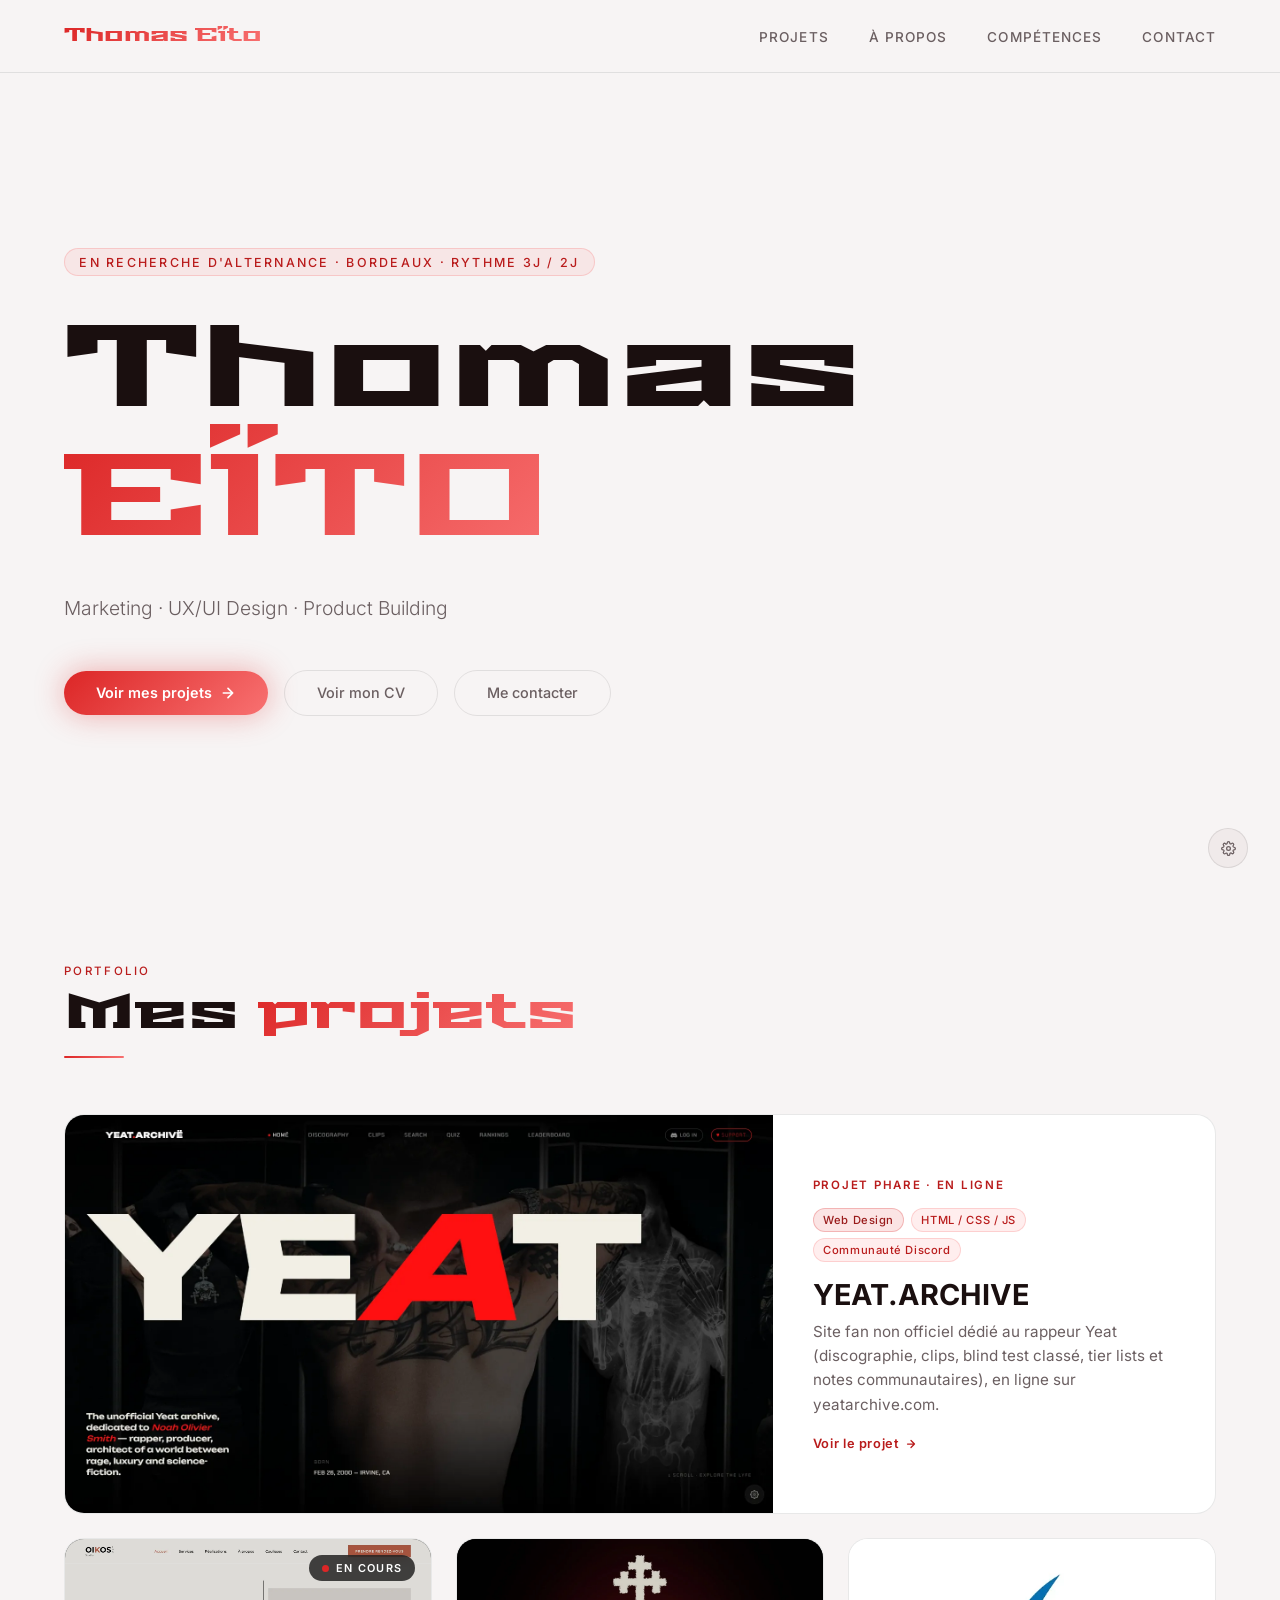
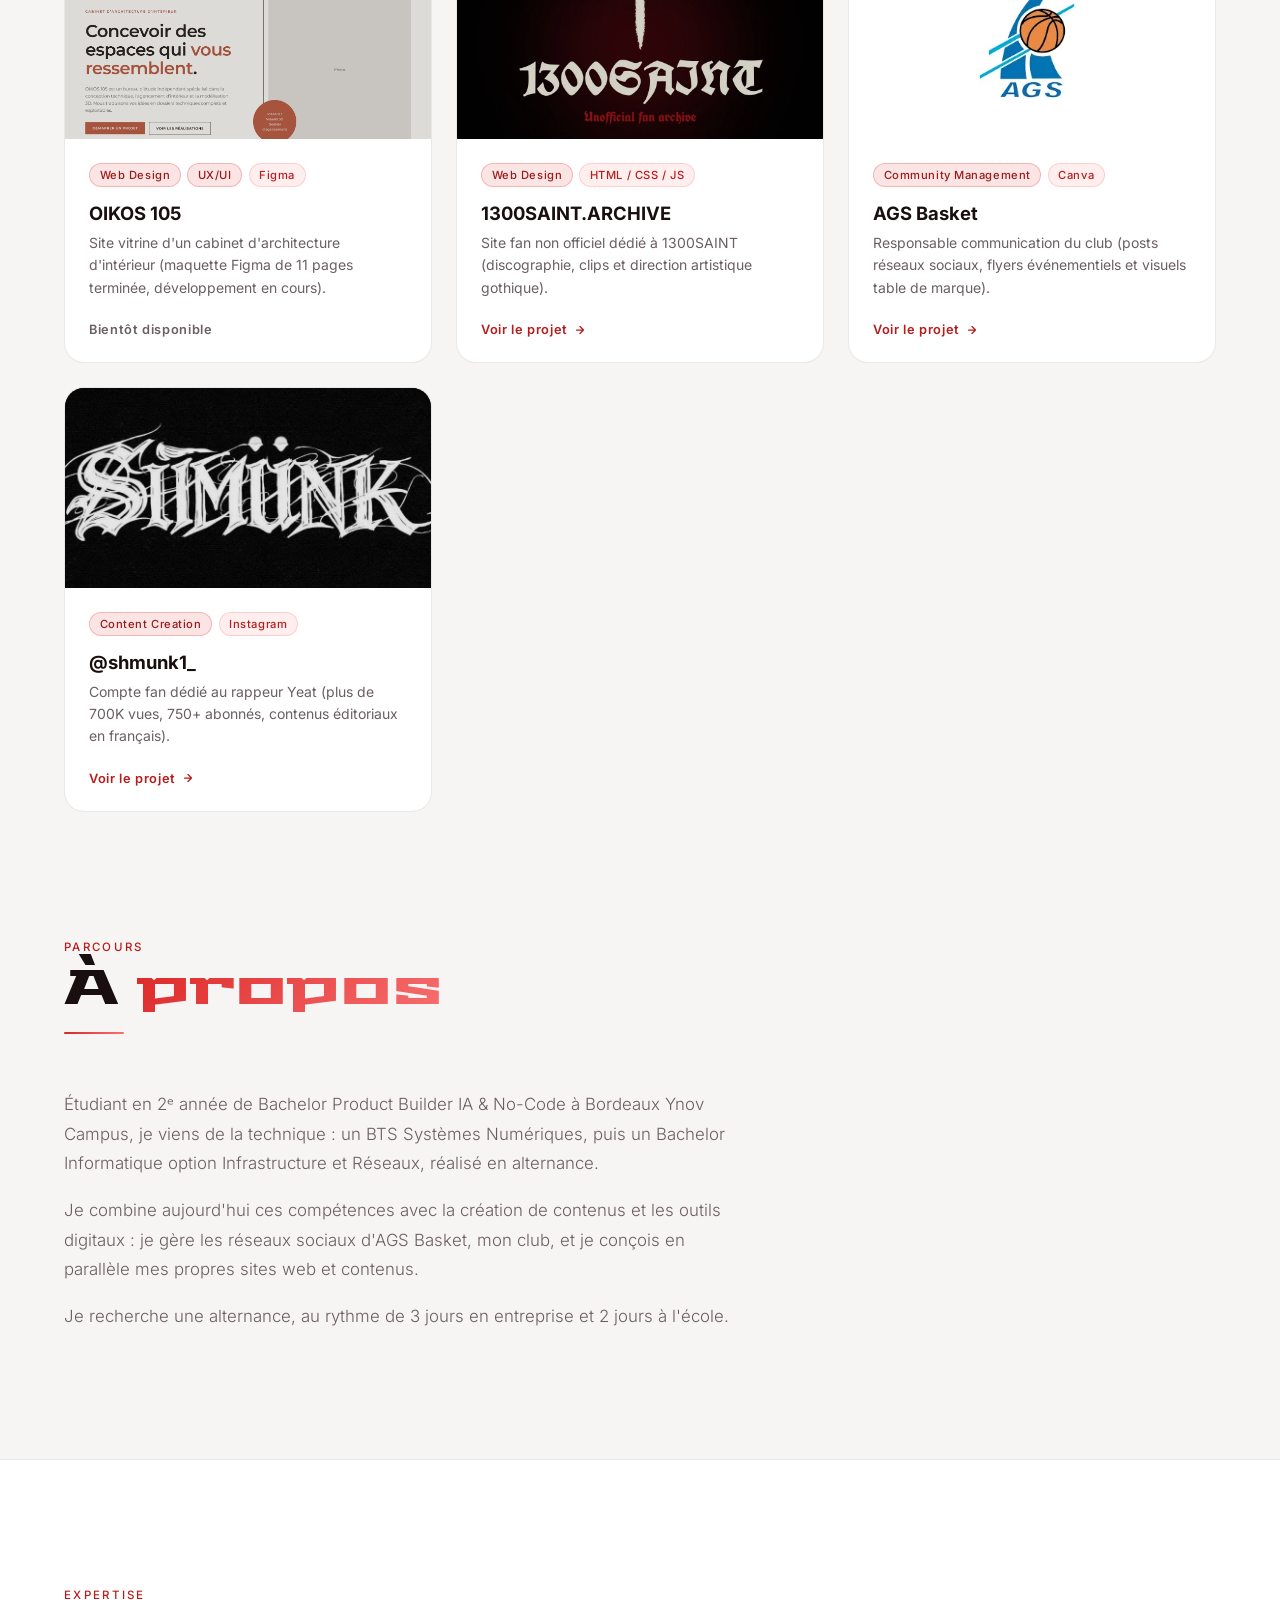
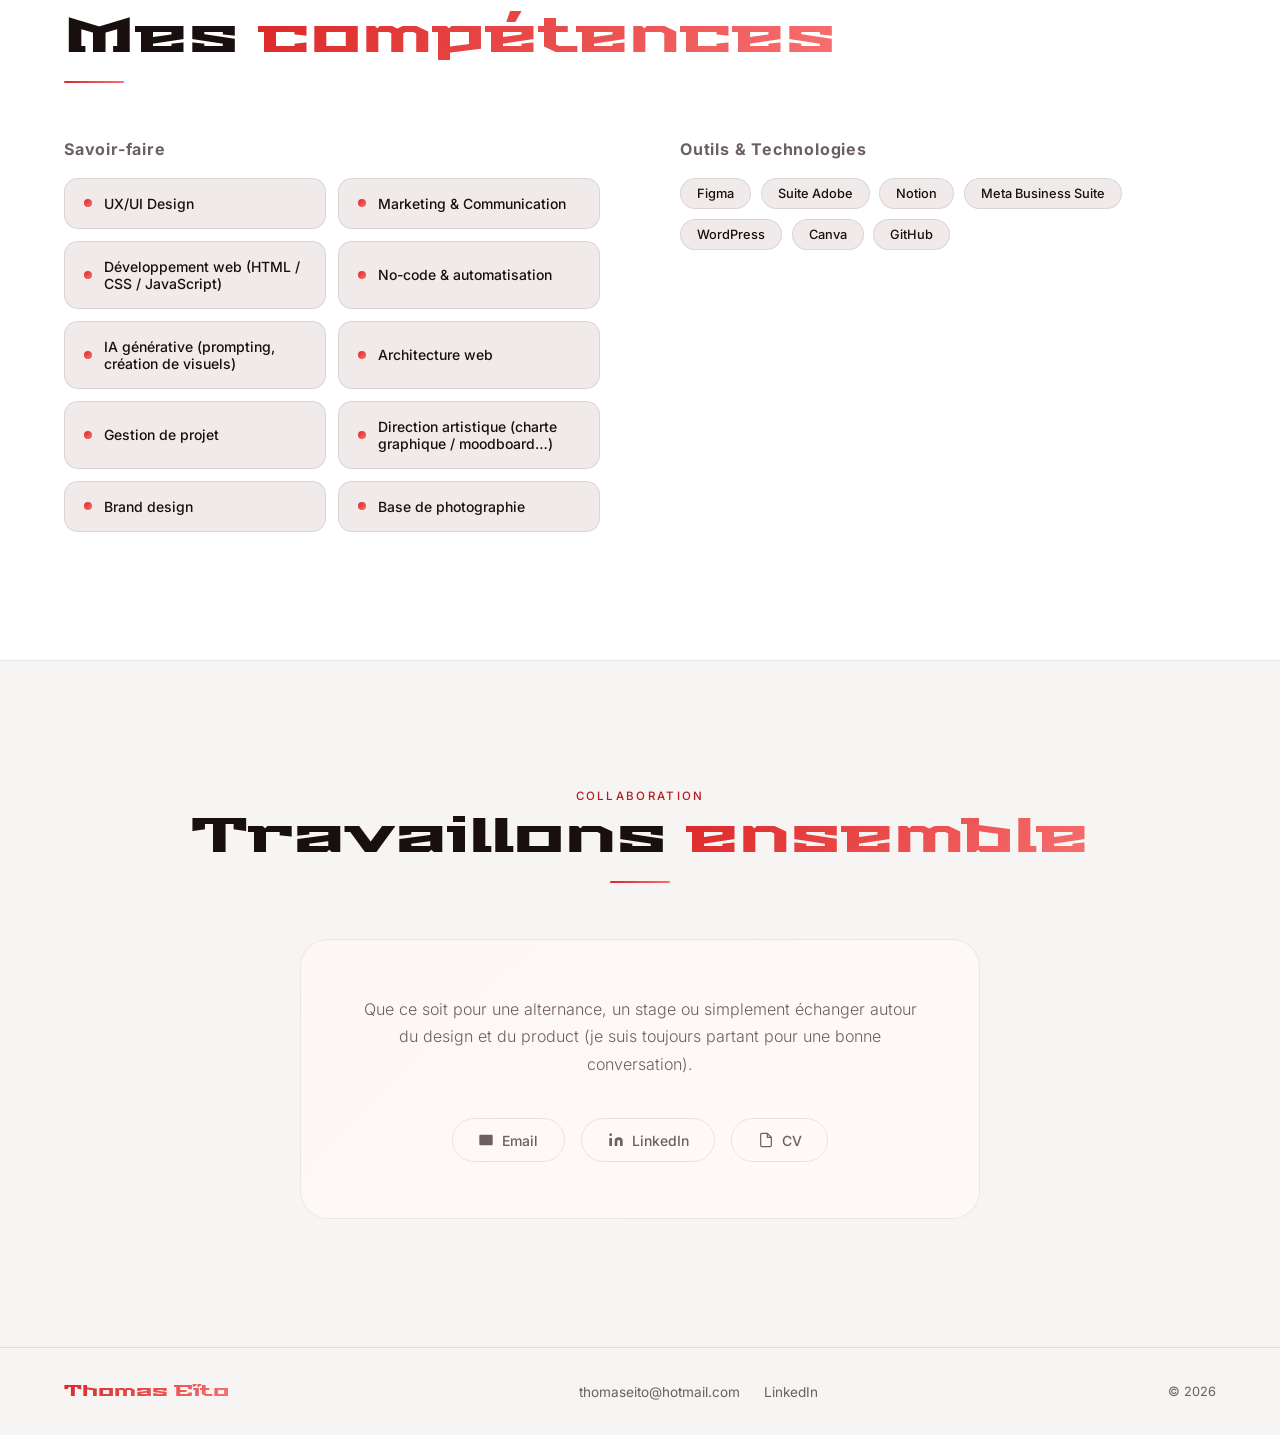
<file: index.html>
<!DOCTYPE html>
<html lang="fr">
<head>
  <meta charset="UTF-8" />
  <meta name="viewport" content="width=device-width, initial-scale=1.0" />
  <title>Thomas Eïto — Portfolio</title>
  <meta name="description" content="Portfolio de Thomas Eïto — Marketing, UX/UI Design & Product Building. Découvrez mes projets web, création de contenu et community management." />
  <link rel="canonical" href="https://shmunk1.github.io/portfolio/" />
  <meta property="og:type" content="website" />
  <meta property="og:locale" content="fr_FR" />
  <meta property="og:site_name" content="Thomas Eïto — Portfolio" />
  <meta property="og:title" content="Thomas Eïto — Portfolio" />
  <meta property="og:description" content="Portfolio de Thomas Eïto — Marketing, UX/UI Design & Product Building. Découvrez mes projets web, création de contenu et community management." />
  <meta property="og:url" content="https://shmunk1.github.io/portfolio/" />
  <meta property="og:image" content="https://shmunk1.github.io/portfolio/images/og.jpg" />
  <meta name="twitter:card" content="summary_large_image" />
  <link rel="icon" type="image/svg+xml" href="favicon.svg" />
  <link rel="stylesheet" href="css/style.css" />
  <link rel="stylesheet" href="css/home.css" />
  <script>(function(d){d.classList.add('js');var l;try{l=JSON.parse(localStorage.getItem('portfolio-prefs')||'{}').light}catch(e){}if(l===undefined)l=matchMedia('(prefers-color-scheme: light)').matches;if(l)d.classList.add('light')})(document.documentElement)</script>
  <script src="js/main.js" defer></script>
</head>
<body>

  <nav>
    <a href="#hero" class="nav-logo">Thomas Eïto</a>
    <ul class="nav-links">
      <li><a href="#projects">Projets</a></li>
      <li><a href="#about">À propos</a></li>
      <li><a href="#skills">Compétences</a></li>
      <li><a href="#contact">Contact</a></li>
    </ul>
  </nav>

  <main>

    <!-- Hero -->
    <section id="hero">
      <div class="hero-tag">En recherche d'alternance · Bordeaux · rythme 3j / 2j</div>
      <h1 class="hero-name">Thomas<br/><span>EÏTO</span></h1>
      <p class="hero-desc">
        Marketing · UX/UI Design · Product Building
      </p>
      <div class="hero-cta">
        <a href="#projects" class="btn-primary">
          Voir mes projets
          <svg width="16" height="16" viewBox="0 0 24 24" fill="none" stroke="currentColor" stroke-width="2.5" stroke-linecap="round" stroke-linejoin="round"><path d="M5 12h14M12 5l7 7-7 7"/></svg>
        </a>
        <a href="docs/CV.pdf" target="_blank" rel="noopener" class="btn-ghost">Voir mon CV</a>
        <a href="#contact" class="btn-ghost">Me contacter</a>
      </div>
    </section>

    <!-- Projets -->
    <section id="projects">
      <div class="reveal"><p class="section-label">Portfolio</p></div>
      <div class="reveal reveal-delay-1"><h2 class="section-title">Mes <span>projets</span></h2></div>
      <div class="reveal reveal-delay-2"><div class="section-divider"></div></div>
      <div class="projects-grid">
        <div class="reveal featured">
          <div class="project-card">
            <a href="yeat-archive.html" class="card-full-link" aria-label="Voir YEAT.ARCHIVE"></a>
            <div class="project-thumb">
              <video src="images/yeat.archive/accueil.mp4" poster="images/yeat.archive/site-web.webp" width="1600" height="900" muted loop playsinline preload="none" aria-label="Démo du site YEAT.ARCHIVE"></video>
              <div class="project-overlay"></div>
            </div>
            <div class="project-body">
              <p class="featured-label">Projet phare · en ligne</p>
              <div class="project-tags">
                <span class="tag">Web Design</span>
                <span class="tag cyan">HTML / CSS / JS</span>
                <span class="tag cyan">Communauté Discord</span>
              </div>
              <h3 class="project-name">YEAT.ARCHIVE</h3>
              <p class="project-desc">Site fan non officiel dédié au rappeur Yeat (discographie, clips, blind test classé, tier lists et notes communautaires), en ligne sur yeatarchive.com.</p>
              <span class="project-link">
                Voir le projet
                <svg width="12" height="12" viewBox="0 0 24 24"><path d="M5 12h14M12 5l7 7-7 7" fill="none" stroke="currentColor" stroke-width="2.5" stroke-linecap="round" stroke-linejoin="round"/></svg>
              </span>
            </div>
          </div>
        </div>

        <div class="reveal reveal-delay-1">
          <div class="project-card wip">
            <div class="project-thumb top">
              <img src="images/oikos105/apercu.webp" width="1440" height="810" alt="Maquette Figma de la page d'accueil du site OIKOS 105" />
              <span class="wip-badge">En cours</span>
            </div>
            <div class="project-body">
              <div class="project-tags">
                <span class="tag">Web Design</span>
                <span class="tag">UX/UI</span>
                <span class="tag cyan">Figma</span>
              </div>
              <h3 class="project-name">OIKOS 105</h3>
              <p class="project-desc">Site vitrine d'un cabinet d'architecture d'intérieur (maquette Figma de 11 pages terminée, développement en cours).</p>
              <span class="project-link soon">Bientôt disponible</span>
            </div>
          </div>
        </div>

        <div class="reveal reveal-delay-2">
          <div class="project-card">
            <a href="saint-archive.html" class="card-full-link" aria-label="Voir 1300SAINT.ARCHIVE"></a>
            <div class="project-thumb">
              <img src="images/saint.archive/site-web.webp" width="1200" height="630" alt="Aperçu du site 1300SAINT.ARCHIVE" />
              <div class="project-overlay"></div>
            </div>
            <div class="project-body">
              <div class="project-tags">
                <span class="tag">Web Design</span>
                <span class="tag cyan">HTML / CSS / JS</span>
              </div>
              <h3 class="project-name">1300SAINT.ARCHIVE</h3>
              <p class="project-desc">Site fan non officiel dédié à 1300SAINT (discographie, clips et direction artistique gothique).</p>
              <span class="project-link">
                Voir le projet
                <svg width="12" height="12" viewBox="0 0 24 24"><path d="M5 12h14M12 5l7 7-7 7" fill="none" stroke="currentColor" stroke-width="2.5" stroke-linecap="round" stroke-linejoin="round"/></svg>
              </span>
            </div>
          </div>
        </div>

        <div class="reveal reveal-delay-3">
          <div class="project-card">
            <a href="ags-basket.html" class="card-full-link" aria-label="Voir AGS Basket"></a>
            <div class="project-thumb logo">
              <img src="images/ags/logo.webp" width="225" height="225" alt="Logo du club AGS Basket" />
              <div class="project-overlay"></div>
            </div>
            <div class="project-body">
              <div class="project-tags">
                <span class="tag">Community Management</span>
                <span class="tag cyan">Canva</span>
              </div>
              <h3 class="project-name">AGS Basket</h3>
              <p class="project-desc">Responsable communication du club (posts réseaux sociaux, flyers événementiels et visuels table de marque).</p>
              <span class="project-link">
                Voir le projet
                <svg width="12" height="12" viewBox="0 0 24 24"><path d="M5 12h14M12 5l7 7-7 7" fill="none" stroke="currentColor" stroke-width="2.5" stroke-linecap="round" stroke-linejoin="round"/></svg>
              </span>
            </div>
          </div>
        </div>

        <div class="reveal reveal-delay-4">
          <div class="project-card">
            <a href="yeat-insta.html" class="card-full-link" aria-label="Voir @shmunk1_"></a>
            <div class="project-thumb">
              <img src="images/yeat-insta/logo.webp" width="758" height="758" alt="Logo du compte Instagram @shmunk1_" />
              <div class="project-overlay"></div>
            </div>
            <div class="project-body">
              <div class="project-tags">
                <span class="tag">Content Creation</span>
                <span class="tag cyan">Instagram</span>
              </div>
              <h3 class="project-name">@shmunk1_</h3>
              <p class="project-desc">Compte fan dédié au rappeur Yeat (plus de 700K vues, 750+ abonnés, contenus éditoriaux en français).</p>
              <span class="project-link">
                Voir le projet
                <svg width="12" height="12" viewBox="0 0 24 24"><path d="M5 12h14M12 5l7 7-7 7" fill="none" stroke="currentColor" stroke-width="2.5" stroke-linecap="round" stroke-linejoin="round"/></svg>
              </span>
            </div>
          </div>
        </div>

      </div>
    </section>

    <!-- À propos -->
    <section id="about">
      <div class="reveal"><p class="section-label">Parcours</p></div>
      <div class="reveal reveal-delay-1"><h2 class="section-title">À <span>propos</span></h2></div>
      <div class="reveal reveal-delay-2"><div class="section-divider"></div></div>
      <div class="about-text reveal reveal-delay-2">
        <p>Étudiant en 2ᵉ année de Bachelor Product Builder IA & No-Code à Bordeaux Ynov Campus, je viens de la technique : un BTS Systèmes Numériques, puis un Bachelor Informatique option Infrastructure et Réseaux, réalisé en alternance.</p>
        <p>Je combine aujourd'hui ces compétences avec la création de contenus et les outils digitaux : je gère les réseaux sociaux d'AGS Basket, mon club, et je conçois en parallèle mes propres sites web et contenus.</p>
        <p>Je recherche une alternance, au rythme de 3 jours en entreprise et 2 jours à l'école.</p>
      </div>
    </section>

    <!-- Compétences -->
    <section id="skills">
      <div class="reveal"><p class="section-label">Expertise</p></div>
      <div class="reveal reveal-delay-1"><h2 class="section-title">Mes <span>compétences</span></h2></div>
      <div class="reveal reveal-delay-2"><div class="section-divider"></div></div>
      <div class="skills-wrap">

        <div class="reveal reveal-delay-1">
          <p class="skills-group-title">Savoir-faire</p>
          <div class="skill-cards">
            <div class="skill-card"><div class="skill-card-dot"></div><span class="skill-card-name">UX/UI Design</span></div>
            <div class="skill-card"><div class="skill-card-dot"></div><span class="skill-card-name">Marketing & Communication</span></div>
            <div class="skill-card"><div class="skill-card-dot"></div><span class="skill-card-name">Développement web (HTML / CSS / JavaScript)</span></div>
            <div class="skill-card"><div class="skill-card-dot"></div><span class="skill-card-name">No-code & automatisation</span></div>
            <div class="skill-card"><div class="skill-card-dot"></div><span class="skill-card-name">IA générative (prompting, création de visuels)</span></div>
            <div class="skill-card"><div class="skill-card-dot"></div><span class="skill-card-name">Architecture web</span></div>
            <div class="skill-card"><div class="skill-card-dot"></div><span class="skill-card-name">Gestion de projet</span></div>
            <div class="skill-card"><div class="skill-card-dot"></div><span class="skill-card-name">Direction artistique (charte graphique / moodboard…)</span></div>
            <div class="skill-card"><div class="skill-card-dot"></div><span class="skill-card-name">Brand design</span></div>
            <div class="skill-card"><div class="skill-card-dot"></div><span class="skill-card-name">Base de photographie</span></div>
          </div>
        </div>

        <div class="reveal reveal-delay-2">
          <p class="skills-group-title">Outils & Technologies</p>
          <div class="chips">
            <span class="chip">Figma</span>
            <span class="chip">Suite Adobe</span>
            <span class="chip">Notion</span>
            <span class="chip">Meta Business Suite</span>
            <span class="chip">WordPress</span>
            <span class="chip">Canva</span>
            <span class="chip">GitHub</span>
          </div>
        </div>

      </div>
    </section>

    <!-- Contact -->
    <section id="contact">
      <div class="reveal"><p class="section-label">Collaboration</p></div>
      <div class="reveal reveal-delay-1"><h2 class="section-title">Travaillons <span>ensemble</span></h2></div>
      <div class="reveal reveal-delay-2"><div class="section-divider"></div></div>
      <div class="contact-card reveal reveal-delay-3">
        <p class="contact-subtitle">
          Que ce soit pour une alternance, un stage ou simplement échanger autour du design et du product (je suis toujours partant pour une bonne conversation).
        </p>
        <div class="contact-links">
          <a href="mailto:thomaseito@hotmail.com" class="contact-link">
            <svg viewBox="0 0 24 24"><path d="M4 4h16c1.1 0 2 .9 2 2v12c0 1.1-.9 2-2 2H4c-1.1 0-2-.9-2-2V6c0-1.1.9-2 2-2z"/><polyline points="22,6 12,13 2,6" fill="none" stroke="currentColor" stroke-width="1.5"/></svg>
            Email
          </a>
          <a href="https://www.linkedin.com/in/thomas-e%C3%AFto-2b0ab3396/" target="_blank" rel="noopener" class="contact-link">
            <svg viewBox="0 0 24 24"><path d="M16 8a6 6 0 016 6v7h-4v-7a2 2 0 00-2-2 2 2 0 00-2 2v7h-4v-7a6 6 0 016-6zM2 9h4v12H2z"/><circle cx="4" cy="4" r="2"/></svg>
            LinkedIn
          </a>
          <a href="docs/CV.pdf" target="_blank" rel="noopener" class="contact-link">
            <svg viewBox="0 0 24 24"><path d="M14 2H6a2 2 0 0 0-2 2v16a2 2 0 0 0 2 2h12a2 2 0 0 0 2-2V8z" fill="none" stroke="currentColor" stroke-width="1.8"/><polyline points="14 2 14 8 20 8" fill="none" stroke="currentColor" stroke-width="1.8"/></svg>
            CV
          </a>
        </div>
      </div>
    </section>

  </main>

  <footer>
    <span class="footer-logo">Thomas Eïto</span>
    <div class="footer-links">
      <a href="mailto:thomaseito@hotmail.com">thomaseito@hotmail.com</a>
      <a href="https://www.linkedin.com/in/thomas-e%C3%AFto-2b0ab3396/" target="_blank" rel="noopener">LinkedIn</a>
    </div>
    <p>© 2026</p>
  </footer>

</body>
</html>
</file>
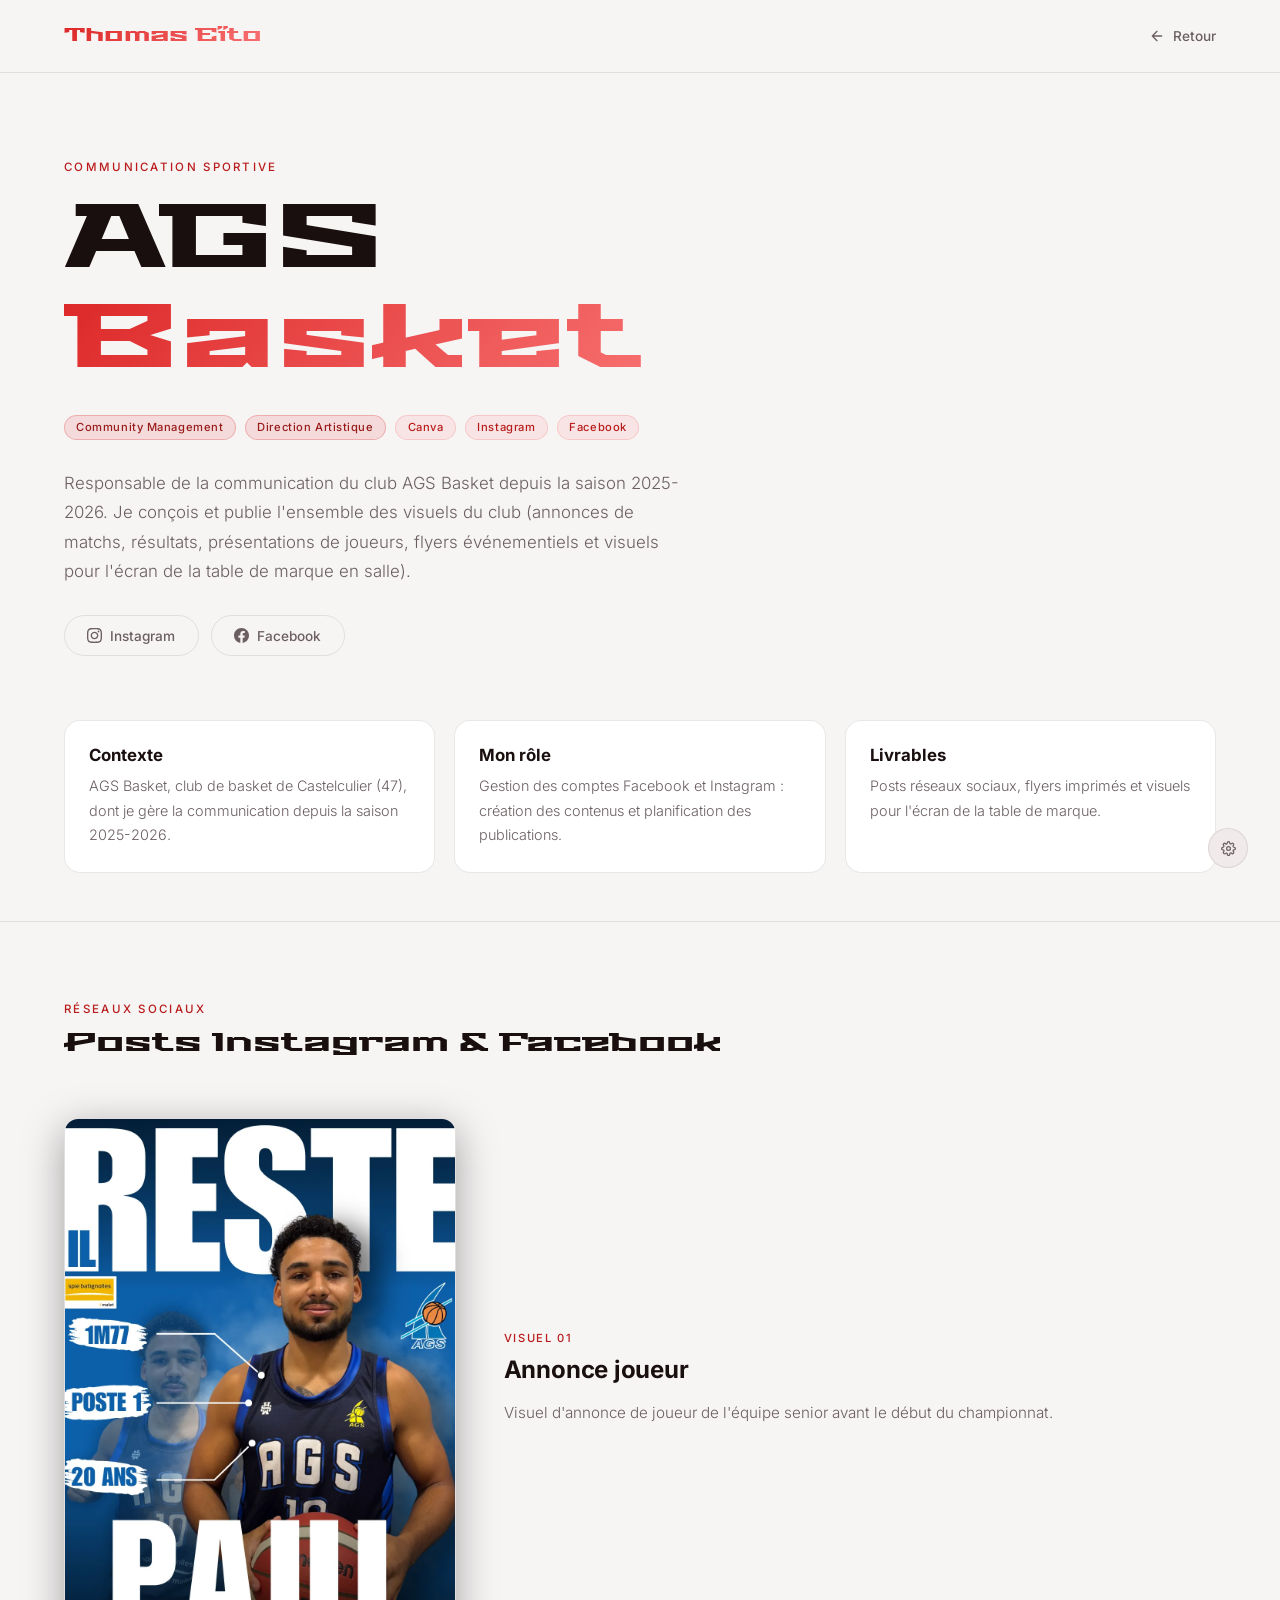
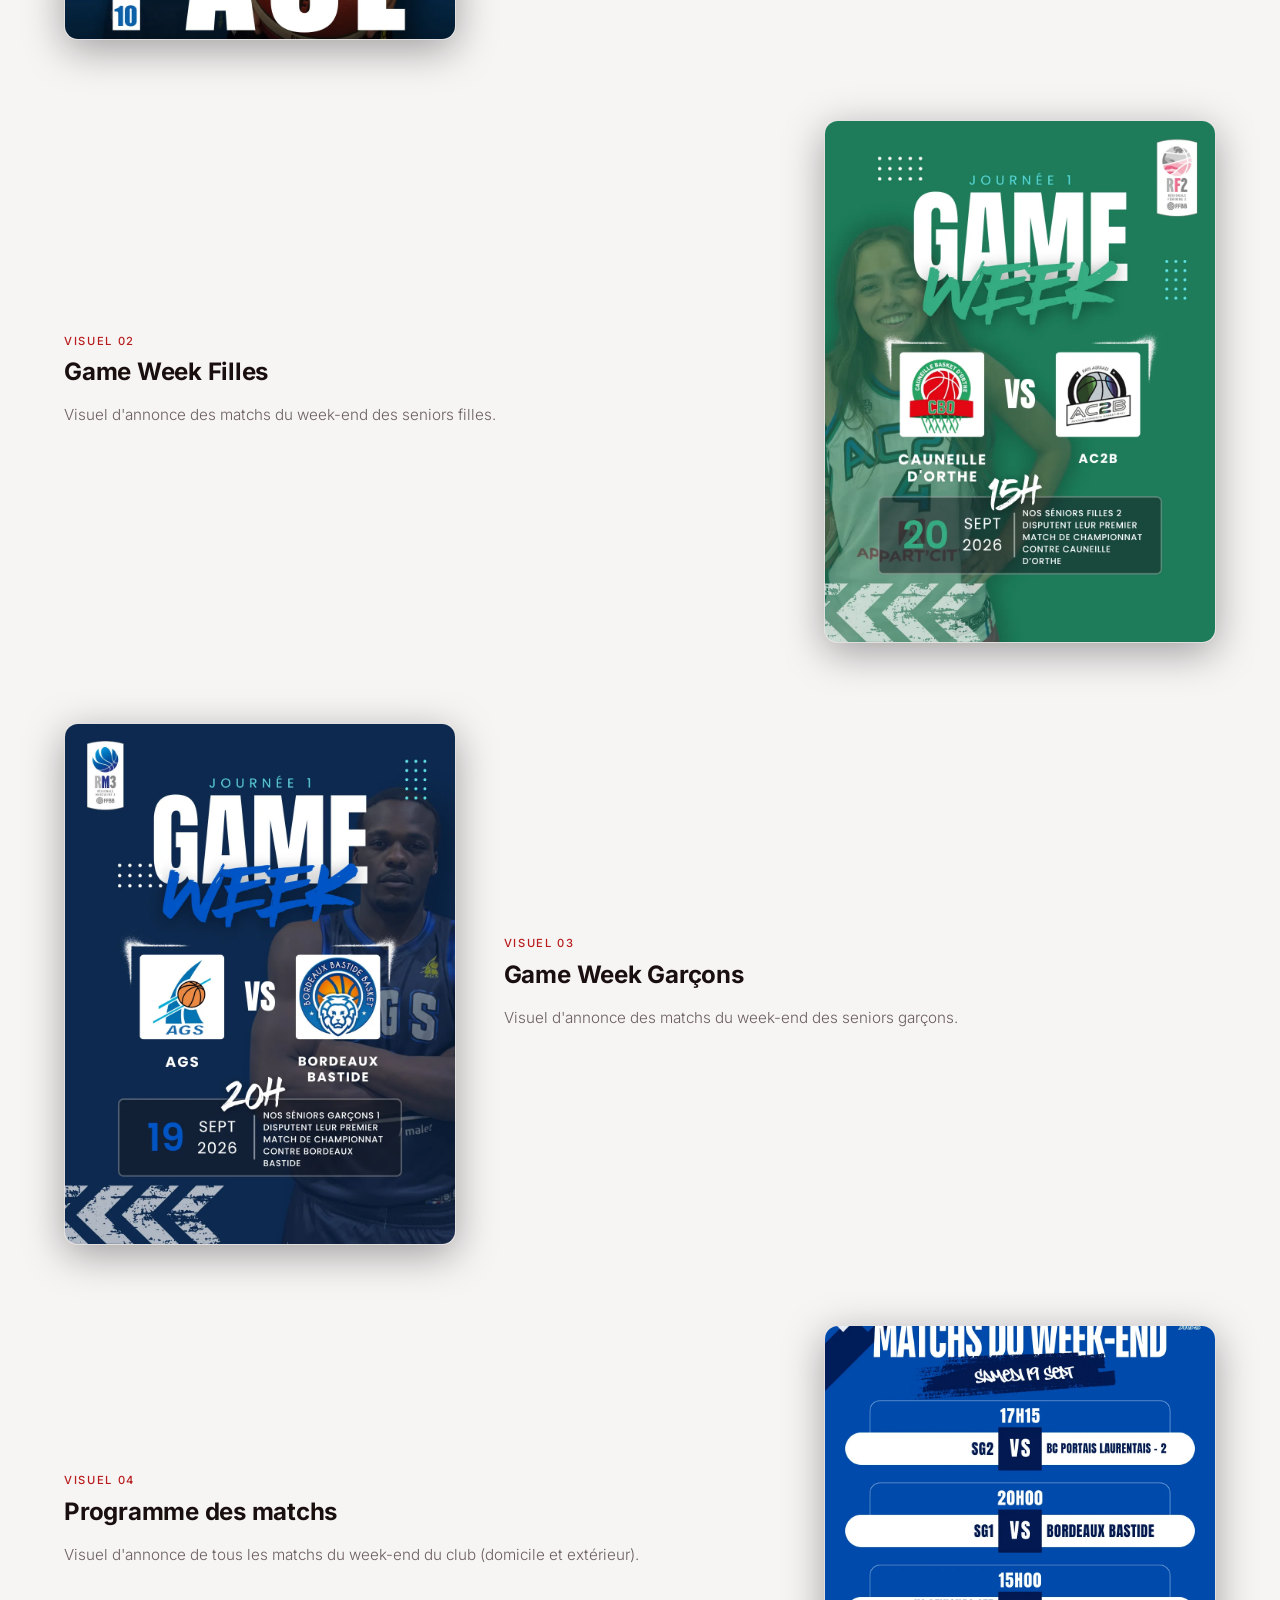
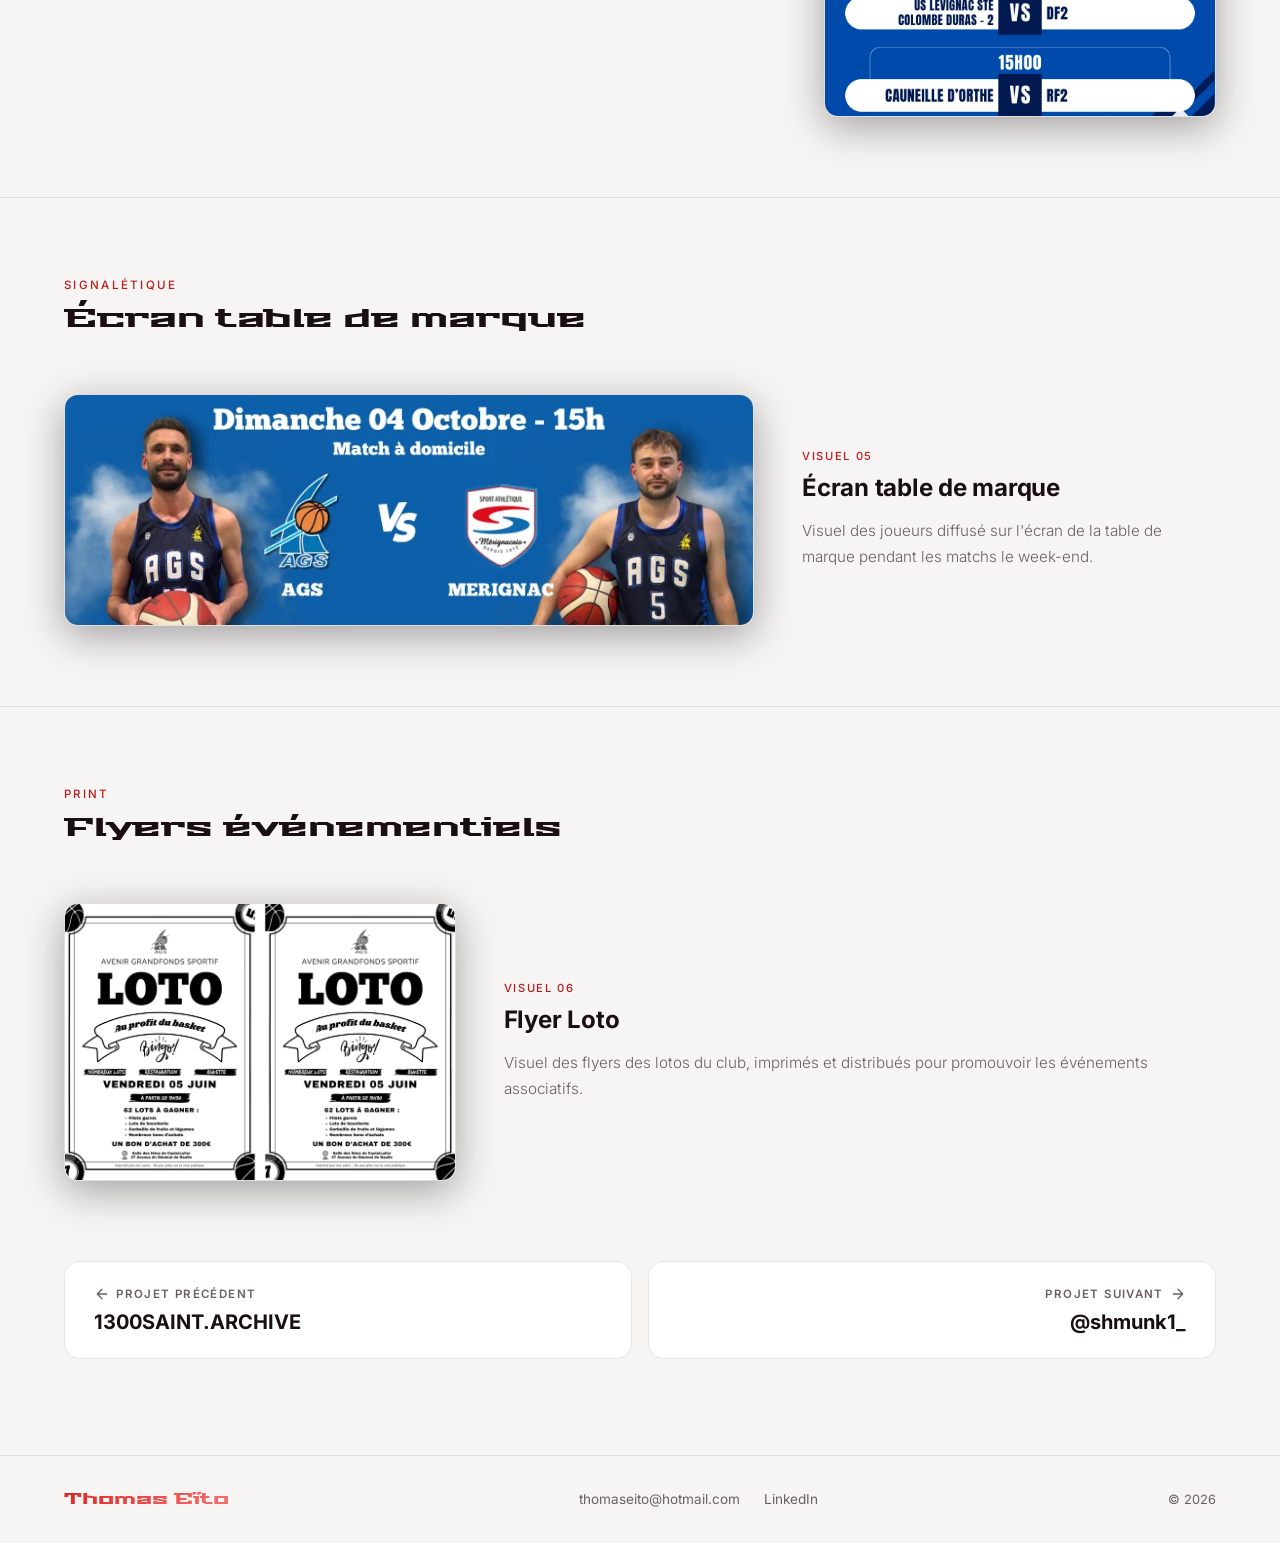
<file: ags-basket.html>
<!DOCTYPE html>
<html lang="fr">
<head>
  <meta charset="UTF-8" />
  <meta name="viewport" content="width=device-width, initial-scale=1.0" />
  <title>AGS Basket — Thomas Eïto</title>
  <meta name="description" content="AGS Basket — Responsable communication du club : posts réseaux sociaux, flyers événementiels et visuels table de marque. Par Thomas Eïto." />
  <link rel="canonical" href="https://shmunk1.github.io/portfolio/ags-basket.html" />
  <meta property="og:type" content="website" />
  <meta property="og:locale" content="fr_FR" />
  <meta property="og:site_name" content="Thomas Eïto — Portfolio" />
  <meta property="og:title" content="AGS Basket — Thomas Eïto" />
  <meta property="og:description" content="AGS Basket — Responsable communication du club : posts réseaux sociaux, flyers événementiels et visuels table de marque. Par Thomas Eïto." />
  <meta property="og:url" content="https://shmunk1.github.io/portfolio/ags-basket.html" />
  <meta property="og:image" content="https://shmunk1.github.io/portfolio/images/og.jpg" />
  <meta name="twitter:card" content="summary_large_image" />
  <link rel="icon" type="image/svg+xml" href="favicon.svg" />
  <link rel="stylesheet" href="css/style.css" />
  <link rel="stylesheet" href="css/project.css" />
  <script>(function(d){d.classList.add('js');var l;try{l=JSON.parse(localStorage.getItem('portfolio-prefs')||'{}').light}catch(e){}if(l===undefined)l=matchMedia('(prefers-color-scheme: light)').matches;if(l)d.classList.add('light')})(document.documentElement)</script>
  <script src="js/main.js" defer></script>
</head>
<body>

  <nav>
    <a href="index.html" class="nav-logo">Thomas Eïto</a>
    <a href="index.html#projects" class="nav-back">
      <svg width="16" height="16" viewBox="0 0 24 24" fill="none" stroke="currentColor" stroke-width="2" stroke-linecap="round" stroke-linejoin="round"><path d="M19 12H5M12 5l-7 7 7 7"/></svg>
      Retour
    </a>
  </nav>

  <main>

    <!-- Hero -->
    <div class="project-hero">
      <p class="project-label reveal">Communication Sportive</p>
      <h1 class="project-title reveal">AGS<br/><span>Basket</span></h1>
      <div class="project-meta reveal">
        <span class="tag">Community Management</span>
        <span class="tag">Direction Artistique</span>
        <span class="tag cyan">Canva</span>
        <span class="tag cyan">Instagram</span>
        <span class="tag cyan">Facebook</span>
      </div>
      <p class="project-desc reveal">
        Responsable de la communication du club AGS Basket depuis la saison 2025-2026. Je conçois et publie l'ensemble des visuels du club (annonces de matchs, résultats, présentations de joueurs, flyers événementiels et visuels pour l'écran de la table de marque en salle).
      </p>
      <div class="social-links reveal">
        <a href="https://www.instagram.com/agsbasket/" target="_blank" class="social-btn">
          <svg viewBox="0 0 24 24"><path d="M12 2.163c3.204 0 3.584.012 4.85.07 3.252.148 4.771 1.691 4.919 4.919.058 1.265.069 1.645.069 4.849 0 3.205-.012 3.584-.069 4.849-.149 3.225-1.664 4.771-4.919 4.919-1.266.058-1.644.07-4.85.07-3.204 0-3.584-.012-4.849-.07-3.26-.149-4.771-1.699-4.919-4.92-.058-1.265-.07-1.644-.07-4.849 0-3.204.013-3.583.07-4.849.149-3.227 1.664-4.771 4.919-4.919 1.266-.057 1.645-.069 4.849-.069zm0-2.163c-3.259 0-3.667.014-4.947.072-4.358.2-6.78 2.618-6.98 6.98-.059 1.281-.073 1.689-.073 4.948 0 3.259.014 3.668.072 4.948.2 4.358 2.618 6.78 6.98 6.98 1.281.058 1.689.072 4.948.072 3.259 0 3.668-.014 4.948-.072 4.354-.2 6.782-2.618 6.979-6.98.059-1.28.073-1.689.073-4.948 0-3.259-.014-3.667-.072-4.947-.196-4.354-2.617-6.78-6.979-6.98-1.281-.059-1.69-.073-4.949-.073zm0 5.838c-3.403 0-6.162 2.759-6.162 6.162s2.759 6.163 6.162 6.163 6.162-2.759 6.162-6.163c0-3.403-2.759-6.162-6.162-6.162zm0 10.162c-2.209 0-4-1.79-4-4 0-2.209 1.791-4 4-4s4 1.791 4 4c0 2.21-1.791 4-4 4zm6.406-11.845c-.796 0-1.441.645-1.441 1.44s.645 1.44 1.441 1.44c.795 0 1.439-.645 1.439-1.44s-.644-1.44-1.439-1.44z"/></svg>
          Instagram
        </a>
        <a href="https://www.facebook.com/agsbasketofficiel" target="_blank" class="social-btn">
          <svg viewBox="0 0 24 24"><path d="M24 12.073c0-6.627-5.373-12-12-12s-12 5.373-12 12c0 5.99 4.388 10.954 10.125 11.854v-8.385H7.078v-3.47h3.047V9.43c0-3.007 1.792-4.669 4.533-4.669 1.312 0 2.686.235 2.686.235v2.953H15.83c-1.491 0-1.956.925-1.956 1.874v2.25h3.328l-.532 3.47h-2.796v8.385C19.612 23.027 24 18.062 24 12.073z"/></svg>
          Facebook
        </a>
      </div>
    </div>

    <!-- En bref -->
    <div class="features-section facts">
      <div class="features-grid">
        <div class="feat reveal"><h2>Contexte</h2><p>AGS Basket, club de basket de Castelculier (47), dont je gère la communication depuis la saison 2025-2026.</p></div>
        <div class="feat reveal"><h2>Mon rôle</h2><p>Gestion des comptes Facebook et Instagram : création des contenus et planification des publications.</p></div>
        <div class="feat reveal"><h2>Livrables</h2><p>Posts réseaux sociaux, flyers imprimés et visuels pour l'écran de la table de marque.</p></div>
      </div>
    </div>


    <!-- Posts -->
    <div class="content-section">
      <div class="section-header">
        <p class="section-label reveal">Réseaux sociaux</p>
        <h2 class="section-title reveal">Posts Instagram & Facebook</h2>
      </div>
      <div class="visuel-list narrow">

        <div class="visuel-item reveal">
          <div class="visuel-img-wrap ratio-3-4">
            <img loading="lazy" src="images/ags/annonce-joueur.webp" width="1080" height="1350" alt="Annonce joueur" />
          </div>
          <div class="visuel-text">
            <p class="visuel-num">Visuel 01</p>
            <h3 class="visuel-name">Annonce joueur</h3>
            <p class="visuel-desc">Visuel d'annonce de joueur de l'équipe senior avant le début du championnat.</p>
          </div>
        </div>

        <div class="visuel-item reveal">
          <div class="visuel-img-wrap ratio-3-4">
            <img loading="lazy" src="images/ags/exterieur-filles.webp" width="1080" height="1350" alt="Game Week Filles" />
          </div>
          <div class="visuel-text">
            <p class="visuel-num">Visuel 02</p>
            <h3 class="visuel-name">Game Week Filles</h3>
            <p class="visuel-desc">Visuel d'annonce des matchs du week-end des seniors filles.</p>
          </div>
        </div>

        <div class="visuel-item reveal">
          <div class="visuel-img-wrap ratio-3-4">
            <img loading="lazy" src="images/ags/domicile-garcons.webp" width="1080" height="1350" alt="Game Week Garçons" />
          </div>
          <div class="visuel-text">
            <p class="visuel-num">Visuel 03</p>
            <h3 class="visuel-name">Game Week Garçons</h3>
            <p class="visuel-desc">Visuel d'annonce des matchs du week-end des seniors garçons.</p>
          </div>
        </div>

        <div class="visuel-item reveal">
          <div class="visuel-img-wrap ratio-1-1">
            <img loading="lazy" src="images/ags/programme-matchs.webp" width="1080" height="1350" alt="Programme matchs" />
          </div>
          <div class="visuel-text">
            <p class="visuel-num">Visuel 04</p>
            <h3 class="visuel-name">Programme des matchs</h3>
            <p class="visuel-desc">Visuel d'annonce de tous les matchs du week-end du club (domicile et extérieur).</p>
          </div>
        </div>

      </div>
    </div>

    <!-- Écran -->
    <div class="content-section">
      <div class="section-header">
        <p class="section-label reveal">Signalétique</p>
        <h2 class="section-title reveal">Écran table de marque</h2>
      </div>
      <div class="visuel-list narrow">

        <div class="visuel-item wide reveal">
          <div class="visuel-img-wrap">
            <img loading="lazy" src="images/ags/ecran.webp" width="764" height="256" alt="Écran table de marque" />
          </div>
          <div class="visuel-text">
            <p class="visuel-num">Visuel 05</p>
            <h3 class="visuel-name">Écran table de marque</h3>
            <p class="visuel-desc">Visuel des joueurs diffusé sur l'écran de la table de marque pendant les matchs le week-end.</p>
          </div>
        </div>

      </div>
    </div>

    <!-- Flyers -->
    <div class="content-section">
      <div class="section-header">
        <p class="section-label reveal">Print</p>
        <h2 class="section-title reveal">Flyers événementiels</h2>
      </div>
      <div class="visuel-list narrow">

        <div class="visuel-item reveal">
          <div class="visuel-img-wrap">
            <img loading="lazy" src="images/ags/flyer-loto.webp" width="1600" height="1131" alt="Flyer Loto" />
          </div>
          <div class="visuel-text">
            <p class="visuel-num">Visuel 06</p>
            <h3 class="visuel-name">Flyer Loto</h3>
            <p class="visuel-desc">Visuel des flyers des lotos du club, imprimés et distribués pour promouvoir les événements associatifs.</p>
          </div>
        </div>

      </div>
    </div>

    <!-- Autres projets -->
    <div class="project-nav">
      <a href="saint-archive.html" class="project-nav-link prev">
        <span class="project-nav-dir"><svg width="16" height="16" viewBox="0 0 24 24" fill="none" stroke="currentColor" stroke-width="2" stroke-linecap="round" stroke-linejoin="round"><path d="M19 12H5M12 5l-7 7 7 7"/></svg> Projet précédent</span>
        <span class="project-nav-name">1300SAINT.ARCHIVE</span>
      </a>
      <a href="yeat-insta.html" class="project-nav-link next">
        <span class="project-nav-dir">Projet suivant <svg width="16" height="16" viewBox="0 0 24 24" fill="none" stroke="currentColor" stroke-width="2" stroke-linecap="round" stroke-linejoin="round"><path d="M5 12h14M12 5l7 7-7 7"/></svg></span>
        <span class="project-nav-name">@shmunk1_</span>
      </a>
    </div>

  </main>

  <footer>
    <span class="footer-logo">Thomas Eïto</span>
    <div class="footer-links">
      <a href="mailto:thomaseito@hotmail.com">thomaseito@hotmail.com</a>
      <a href="https://www.linkedin.com/in/thomas-e%C3%AFto-2b0ab3396/" target="_blank" rel="noopener">LinkedIn</a>
    </div>
    <p>© 2026</p>
  </footer>

</body>
</html>
</file>
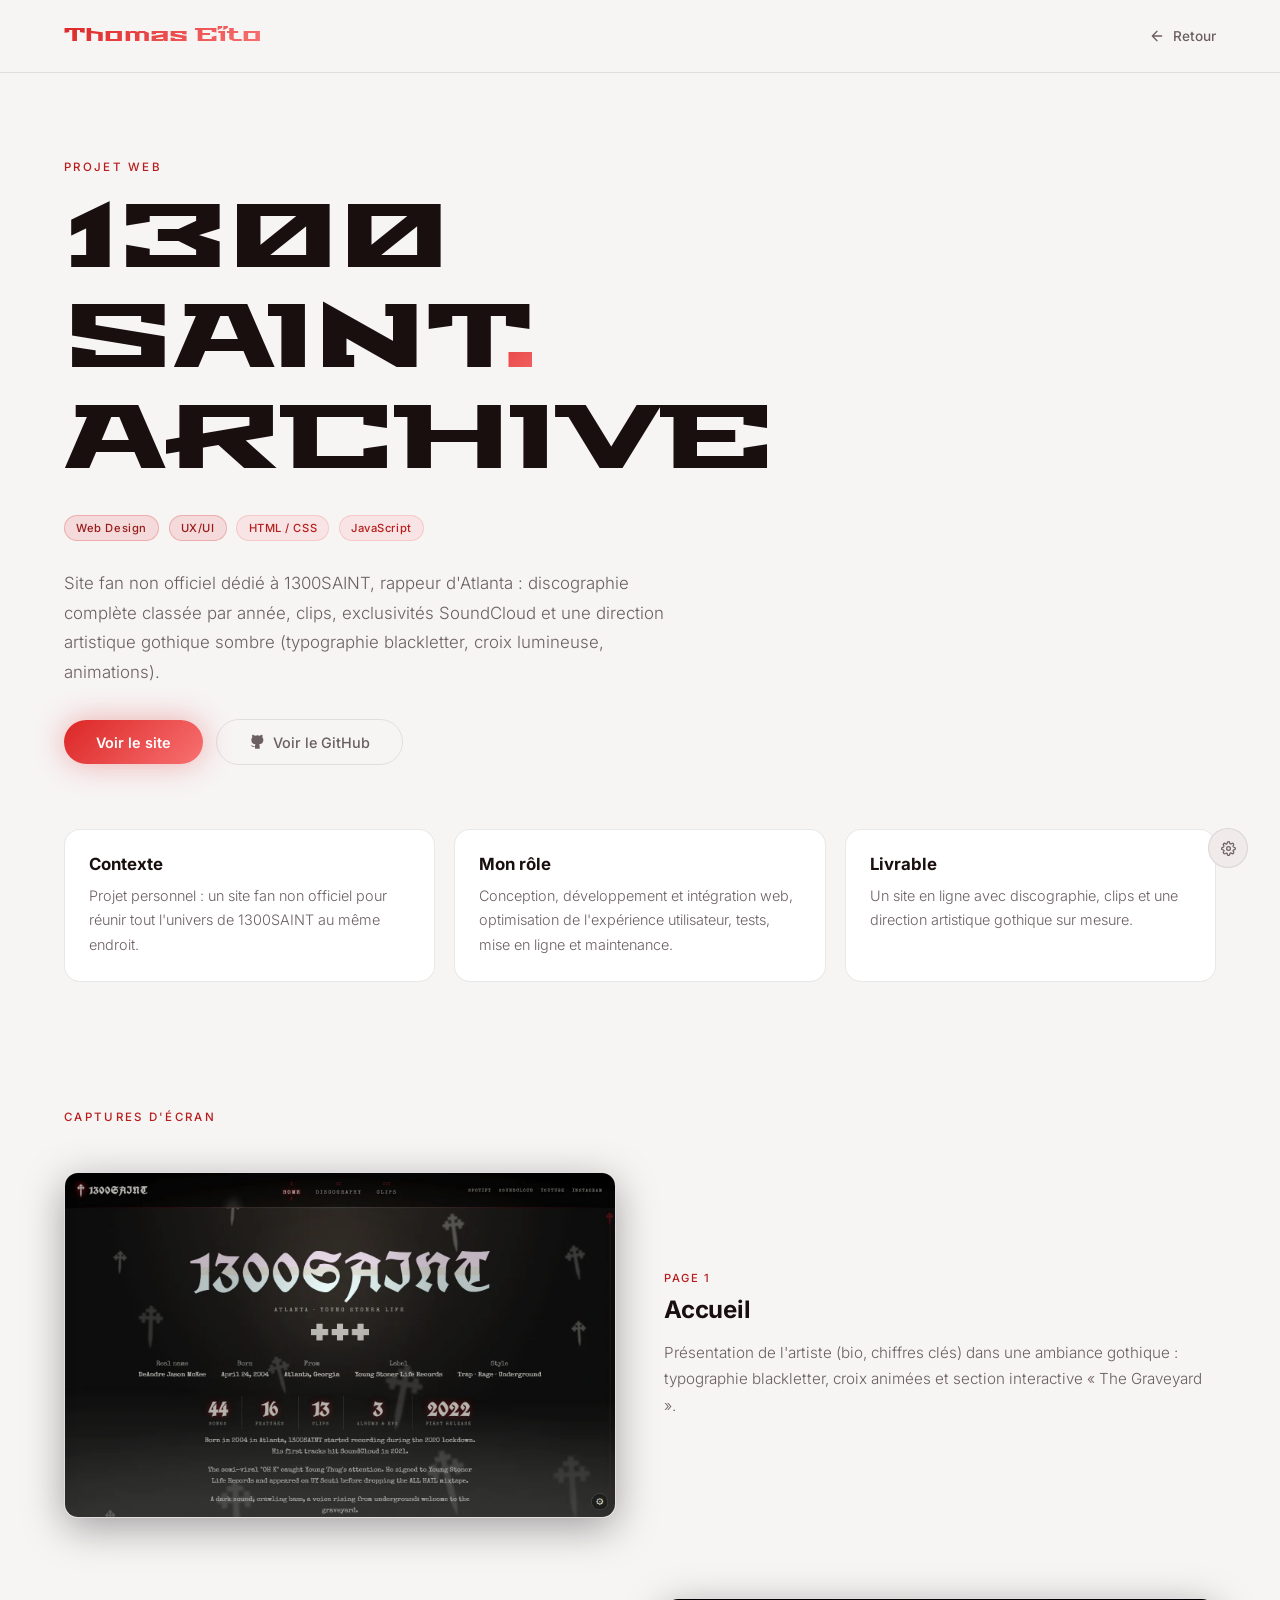
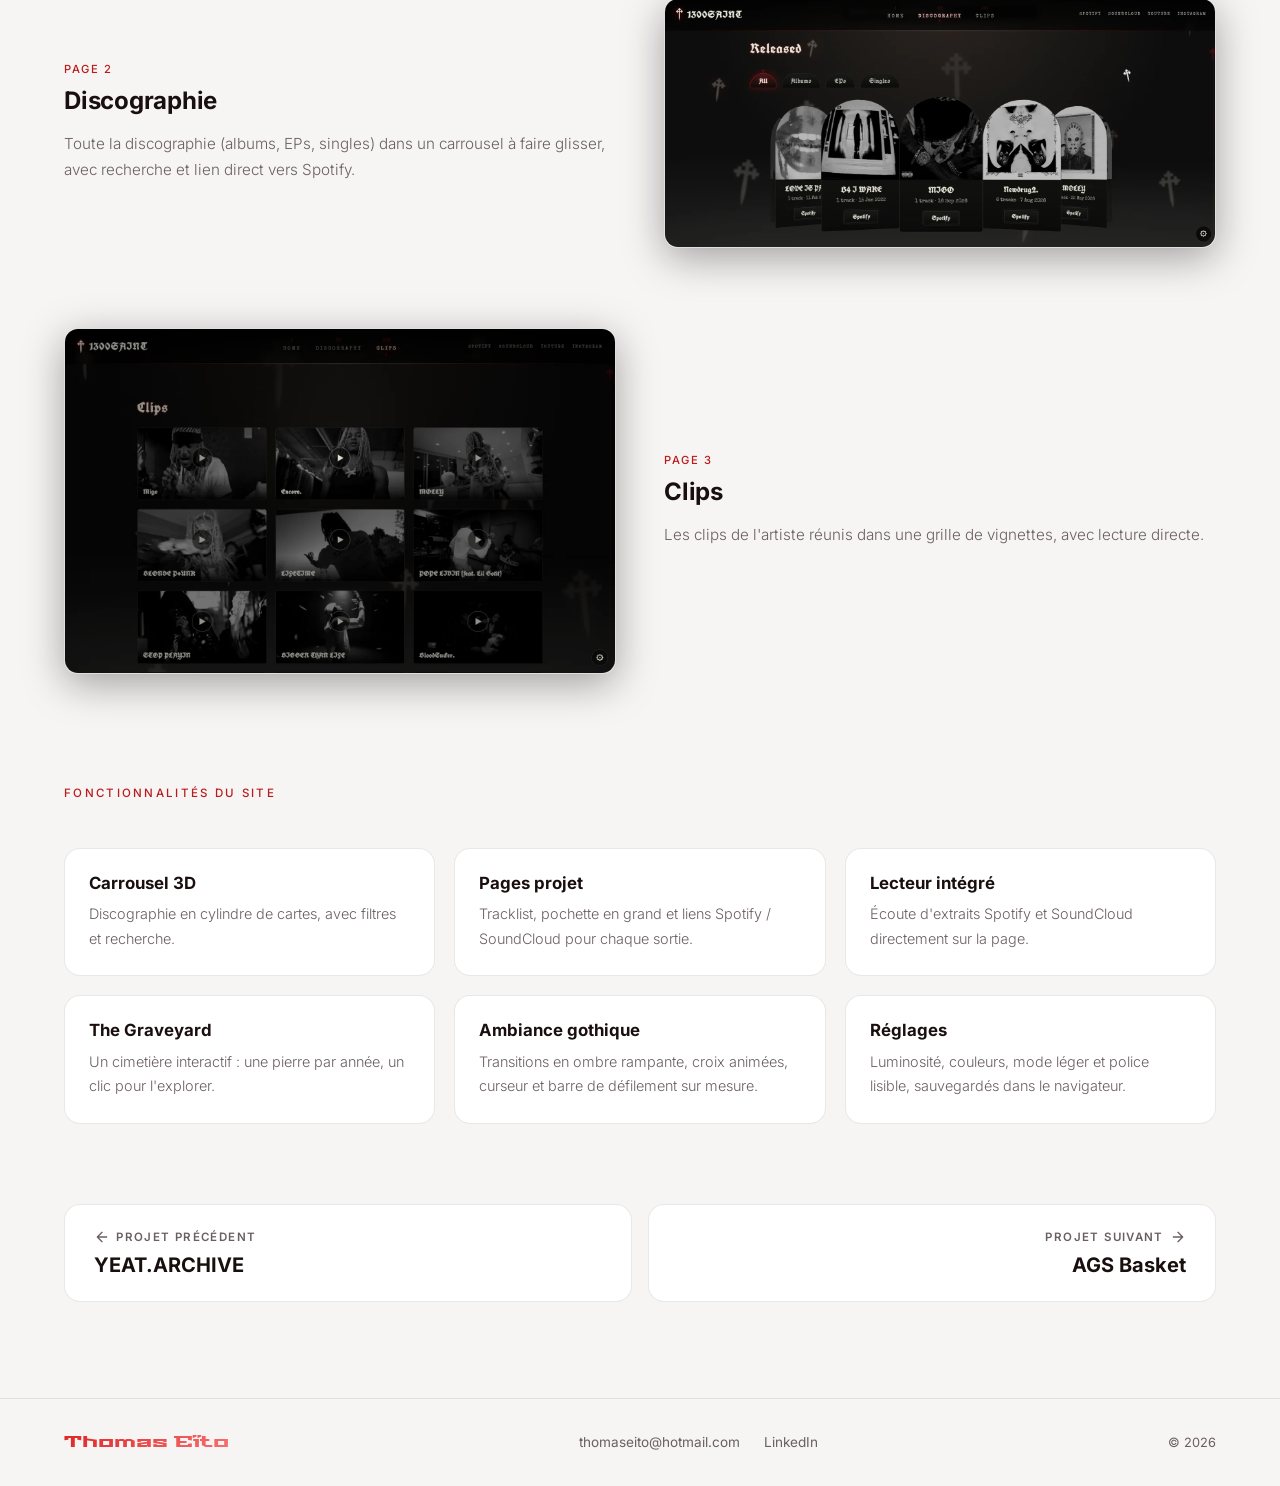
<file: saint-archive.html>
<!DOCTYPE html>
<html lang="fr">
<head>
  <meta charset="UTF-8" />
  <meta name="viewport" content="width=device-width, initial-scale=1.0" />
  <title>1300SAINT.ARCHIVE — Thomas Eïto</title>
  <meta name="description" content="1300SAINT.ARCHIVE — Site fan non officiel dédié à 1300SAINT : discographie, clips et univers gothique. Projet web HTML/CSS/JS par Thomas Eïto." />
  <link rel="canonical" href="https://shmunk1.github.io/portfolio/saint-archive.html" />
  <meta property="og:type" content="website" />
  <meta property="og:locale" content="fr_FR" />
  <meta property="og:site_name" content="Thomas Eïto — Portfolio" />
  <meta property="og:title" content="1300SAINT.ARCHIVE — Thomas Eïto" />
  <meta property="og:description" content="1300SAINT.ARCHIVE — Site fan non officiel dédié à 1300SAINT : discographie, clips et univers gothique. Projet web HTML/CSS/JS par Thomas Eïto." />
  <meta property="og:url" content="https://shmunk1.github.io/portfolio/saint-archive.html" />
  <meta property="og:image" content="https://shmunk1.github.io/portfolio/images/og.jpg" />
  <meta name="twitter:card" content="summary_large_image" />
  <link rel="icon" type="image/svg+xml" href="favicon.svg" />
  <link rel="stylesheet" href="css/style.css" />
  <link rel="stylesheet" href="css/project.css" />
  <script>(function(d){d.classList.add('js');var l;try{l=JSON.parse(localStorage.getItem('portfolio-prefs')||'{}').light}catch(e){}if(l===undefined)l=matchMedia('(prefers-color-scheme: light)').matches;if(l)d.classList.add('light')})(document.documentElement)</script>
  <script src="js/main.js" defer></script>
</head>
<body>


  <nav>
    <a href="index.html" class="nav-logo">Thomas Eïto</a>
    <a href="index.html#projects" class="nav-back">
      <svg width="16" height="16" viewBox="0 0 24 24" fill="none" stroke="currentColor" stroke-width="2" stroke-linecap="round" stroke-linejoin="round"><path d="M19 12H5M12 5l-7 7 7 7"/></svg>
      Retour
    </a>
  </nav>

  <main>

    <!-- Hero -->
    <div class="project-hero">
      <p class="project-label reveal">Projet Web</p>
      <h1 class="project-title reveal">1300<br/>SAINT<span>.</span><br/>ARCHIVE</h1>
      <div class="project-meta reveal">
        <span class="tag">Web Design</span>
        <span class="tag">UX/UI</span>
        <span class="tag cyan">HTML / CSS</span>
        <span class="tag cyan">JavaScript</span>
      </div>
      <p class="project-desc reveal">
        Site fan non officiel dédié à 1300SAINT, rappeur d'Atlanta : discographie complète classée par année, clips, exclusivités SoundCloud et une direction artistique gothique sombre (typographie blackletter, croix lumineuse, animations).
      </p>
      <div class="hero-actions reveal">
        <a href="https://shmunk1.github.io/saint.archive/" target="_blank" rel="noopener" class="btn-primary">Voir le site</a>
        <a href="https://github.com/shmunk1/saint.archive" target="_blank" rel="noopener" class="btn-ghost">
          <svg width="16" height="16" viewBox="0 0 24 24" fill="currentColor"><path d="M9 19c-5 1.5-5-2.5-7-3m14 6v-3.87a3.37 3.37 0 00-.94-2.61c3.14-.35 6.44-1.54 6.44-7A5.44 5.44 0 0020 4.77 5.07 5.07 0 0019.91 1S18.73.65 16 2.48a13.38 13.38 0 00-7 0C6.27.65 5.09 1 5.09 1A5.07 5.07 0 005 4.77a5.44 5.44 0 00-1.5 3.78c0 5.42 3.3 6.61 6.44 7A3.37 3.37 0 009 18.13V22"/></svg>
          Voir le GitHub
        </a>
      </div>
    </div>

    <!-- En bref -->
    <div class="features-section facts">
      <div class="features-grid">
        <div class="feat reveal"><h2>Contexte</h2><p>Projet personnel : un site fan non officiel pour réunir tout l'univers de 1300SAINT au même endroit.</p></div>
        <div class="feat reveal"><h2>Mon rôle</h2><p>Conception, développement et intégration web, optimisation de l'expérience utilisateur, tests, mise en ligne et maintenance.</p></div>
        <div class="feat reveal"><h2>Livrable</h2><p>Un site en ligne avec discographie, clips et une direction artistique gothique sur mesure.</p></div>
      </div>
    </div>


    <!-- Gallery -->
    <div class="gallery-section">
      <p class="gallery-label reveal">Captures d'écran</p>
      <div class="visuel-list">
        <div class="visuel-item reveal">
          <div class="visuel-img-wrap">
            <img loading="lazy" src="images/saint.archive/accueil.webp" width="1440" height="900" alt="Capture de la page Accueil" />
          </div>
          <div class="visuel-text">
            <p class="visuel-num">Page 1</p>
            <h3 class="visuel-name">Accueil</h3>
            <p class="visuel-desc">Présentation de l'artiste (bio, chiffres clés) dans une ambiance gothique : typographie blackletter, croix animées et section interactive « The Graveyard ».</p>
          </div>
        </div>

        <div class="visuel-item reveal">
          <div class="visuel-img-wrap">
            <img loading="lazy" src="images/saint.archive/discographie.webp" width="1600" height="721" alt="Capture de la page Discographie" />
          </div>
          <div class="visuel-text">
            <p class="visuel-num">Page 2</p>
            <h3 class="visuel-name">Discographie</h3>
            <p class="visuel-desc">Toute la discographie (albums, EPs, singles) dans un carrousel à faire glisser, avec recherche et lien direct vers Spotify.</p>
          </div>
        </div>

        <div class="visuel-item reveal">
          <div class="visuel-img-wrap">
            <img loading="lazy" src="images/saint.archive/clips.webp" width="1440" height="900" alt="Capture de la page Clips" />
          </div>
          <div class="visuel-text">
            <p class="visuel-num">Page 3</p>
            <h3 class="visuel-name">Clips</h3>
            <p class="visuel-desc">Les clips de l'artiste réunis dans une grille de vignettes, avec lecture directe.</p>
          </div>
        </div>
      </div>
    </div>

    <!-- Features -->
    <div class="features-section">
      <p class="gallery-label reveal">Fonctionnalités du site</p>
      <div class="features-grid">
        <div class="feat reveal"><h3>Carrousel 3D</h3><p>Discographie en cylindre de cartes, avec filtres et recherche.</p></div>
        <div class="feat reveal"><h3>Pages projet</h3><p>Tracklist, pochette en grand et liens Spotify / SoundCloud pour chaque sortie.</p></div>
        <div class="feat reveal"><h3>Lecteur intégré</h3><p>Écoute d'extraits Spotify et SoundCloud directement sur la page.</p></div>
        <div class="feat reveal"><h3>The Graveyard</h3><p>Un cimetière interactif : une pierre par année, un clic pour l'explorer.</p></div>
        <div class="feat reveal"><h3>Ambiance gothique</h3><p>Transitions en ombre rampante, croix animées, curseur et barre de défilement sur mesure.</p></div>
        <div class="feat reveal"><h3>Réglages</h3><p>Luminosité, couleurs, mode léger et police lisible, sauvegardés dans le navigateur.</p></div>
      </div>
    </div>

    <!-- Autres projets -->
    <div class="project-nav">
      <a href="yeat-archive.html" class="project-nav-link prev">
        <span class="project-nav-dir"><svg width="16" height="16" viewBox="0 0 24 24" fill="none" stroke="currentColor" stroke-width="2" stroke-linecap="round" stroke-linejoin="round"><path d="M19 12H5M12 5l-7 7 7 7"/></svg> Projet précédent</span>
        <span class="project-nav-name">YEAT.ARCHIVE</span>
      </a>
      <a href="ags-basket.html" class="project-nav-link next">
        <span class="project-nav-dir">Projet suivant <svg width="16" height="16" viewBox="0 0 24 24" fill="none" stroke="currentColor" stroke-width="2" stroke-linecap="round" stroke-linejoin="round"><path d="M5 12h14M12 5l7 7-7 7"/></svg></span>
        <span class="project-nav-name">AGS Basket</span>
      </a>
    </div>

  </main>

  <footer>
    <span class="footer-logo">Thomas Eïto</span>
    <div class="footer-links">
      <a href="mailto:thomaseito@hotmail.com">thomaseito@hotmail.com</a>
      <a href="https://www.linkedin.com/in/thomas-e%C3%AFto-2b0ab3396/" target="_blank" rel="noopener">LinkedIn</a>
    </div>
    <p>© 2026</p>
  </footer>

</body>
</html>
</file>
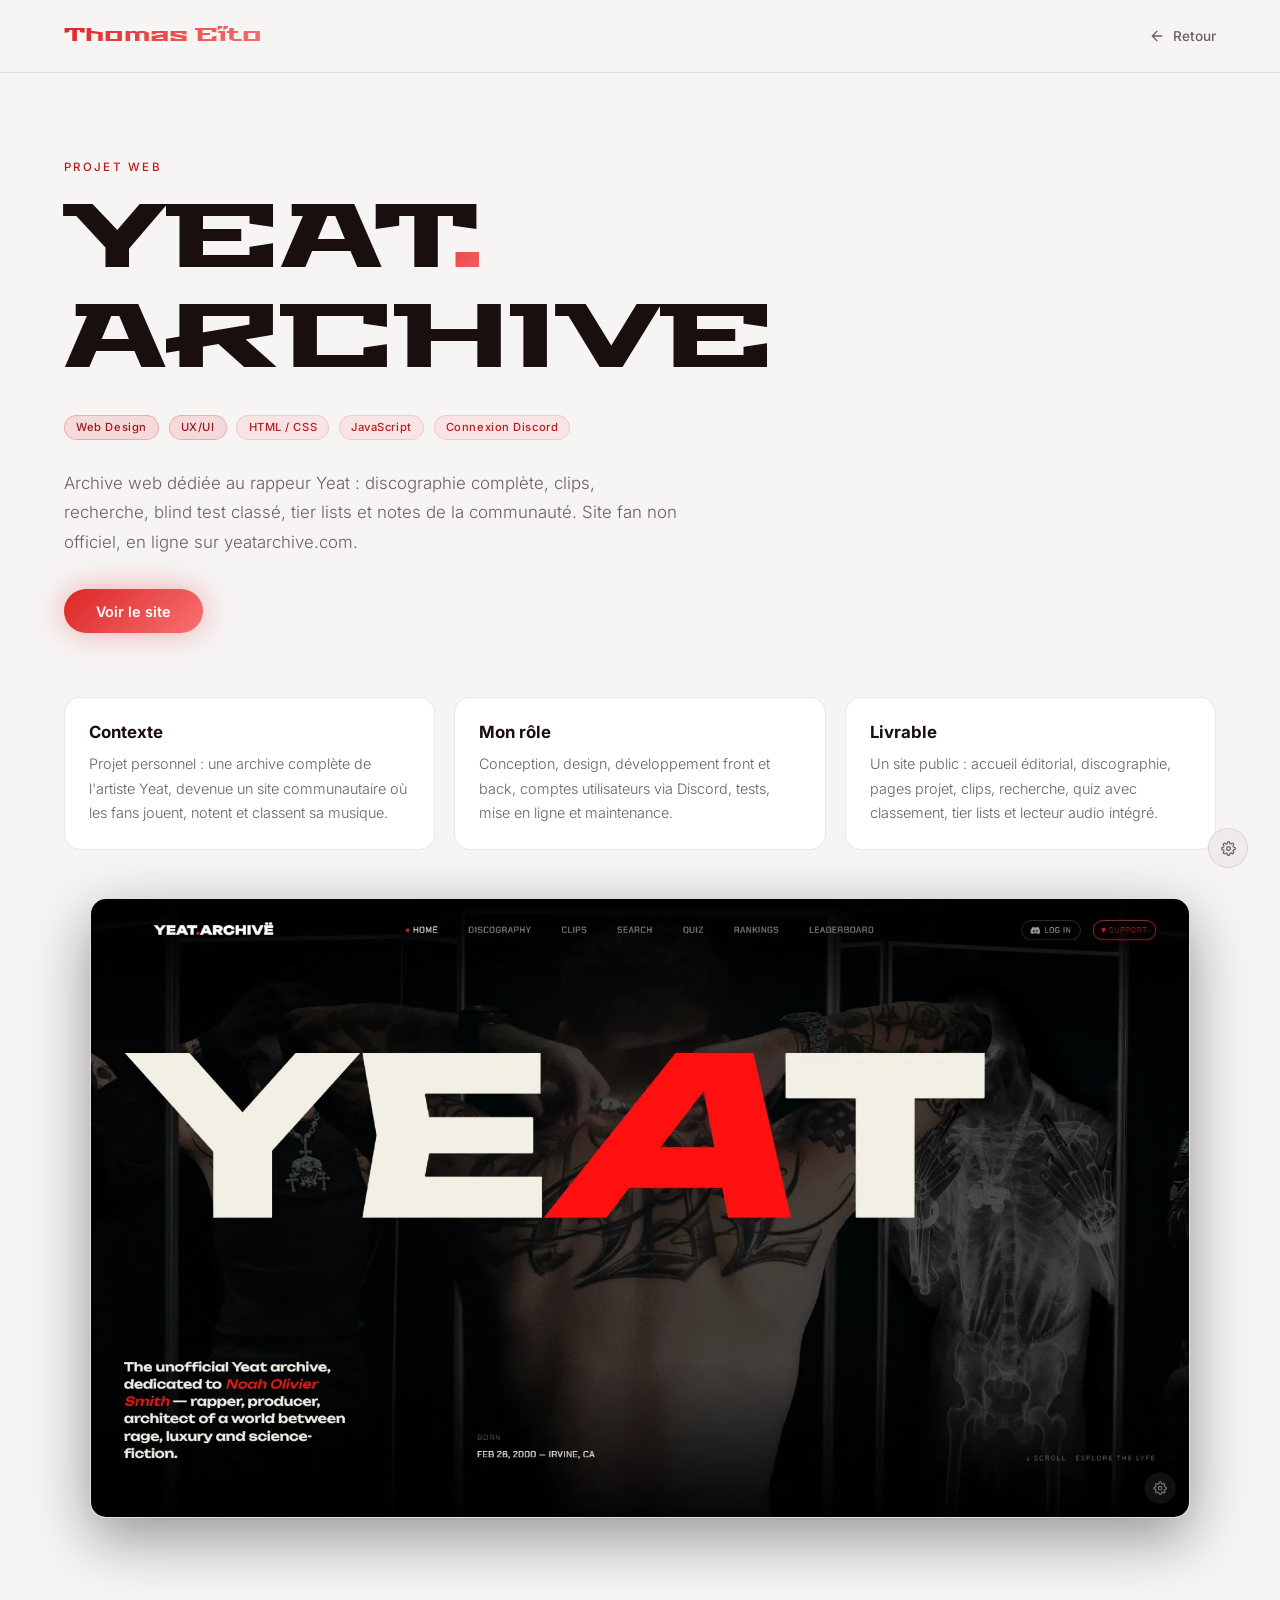
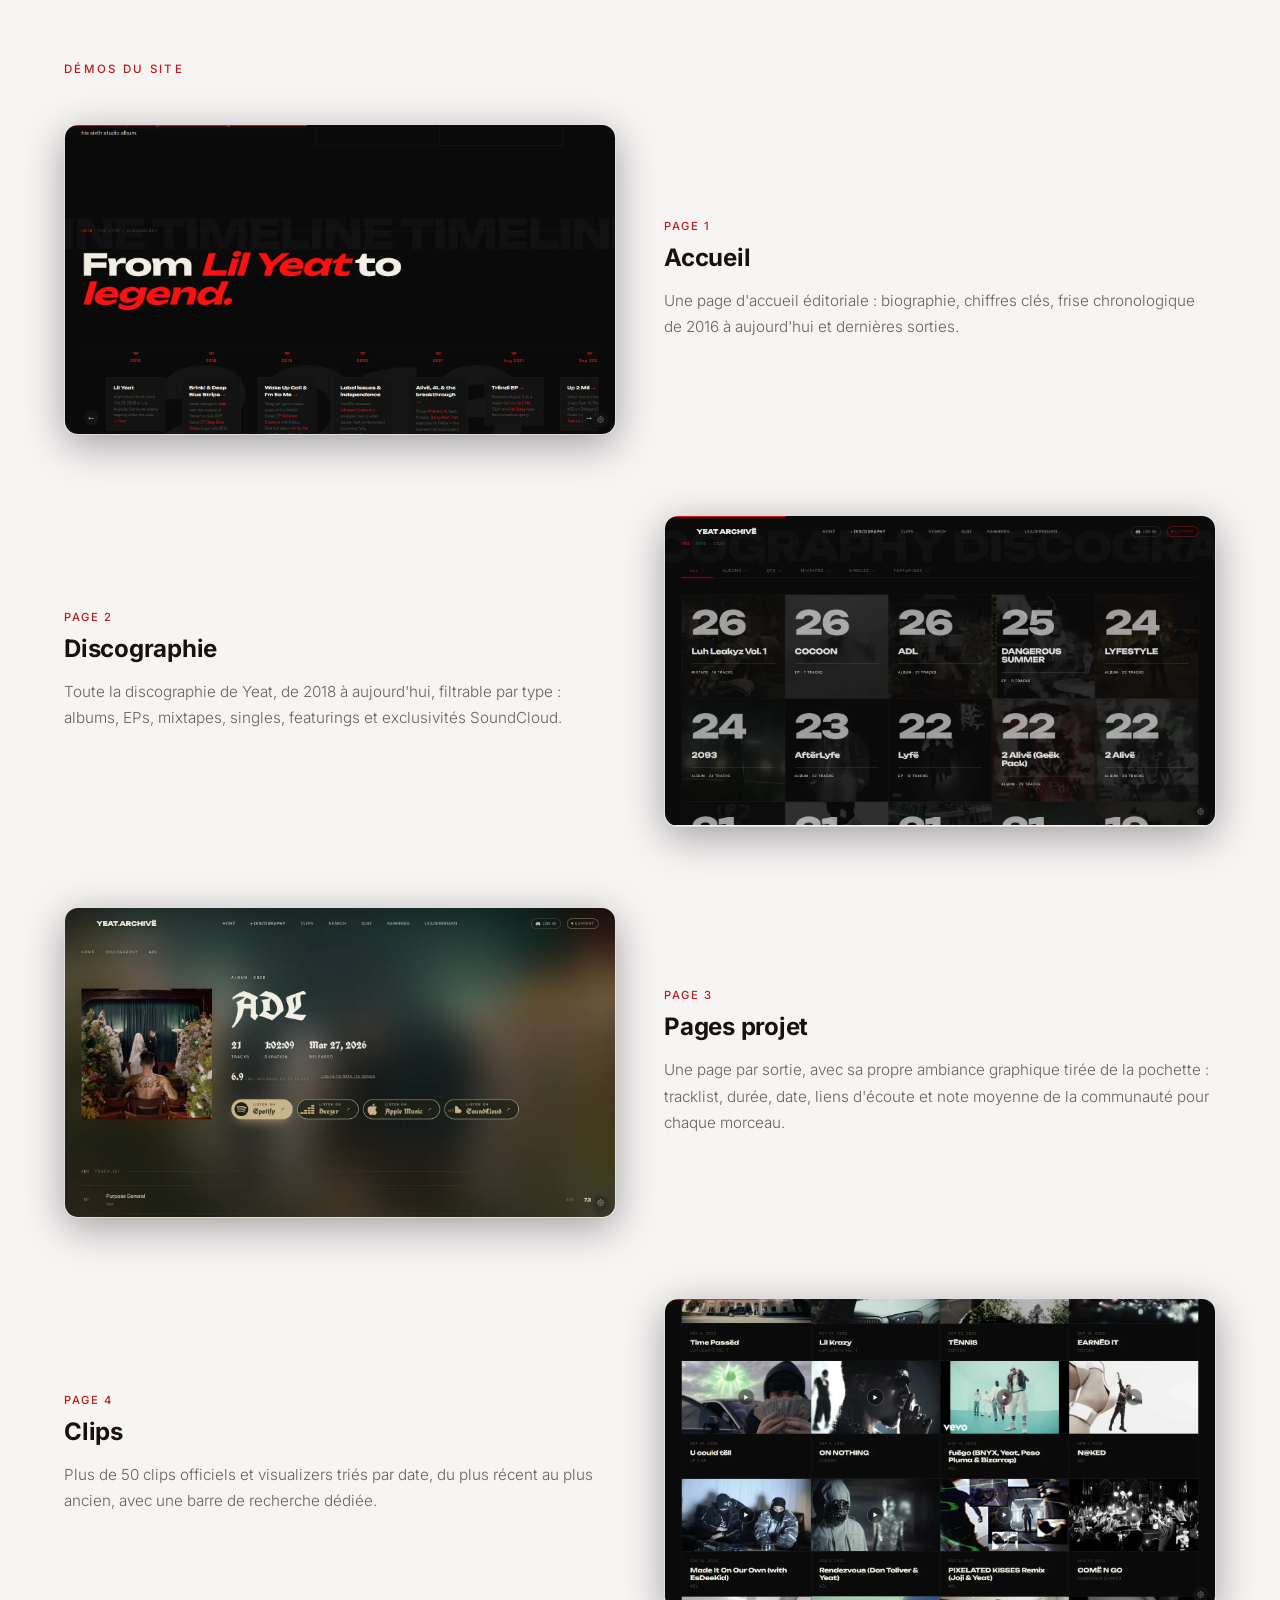
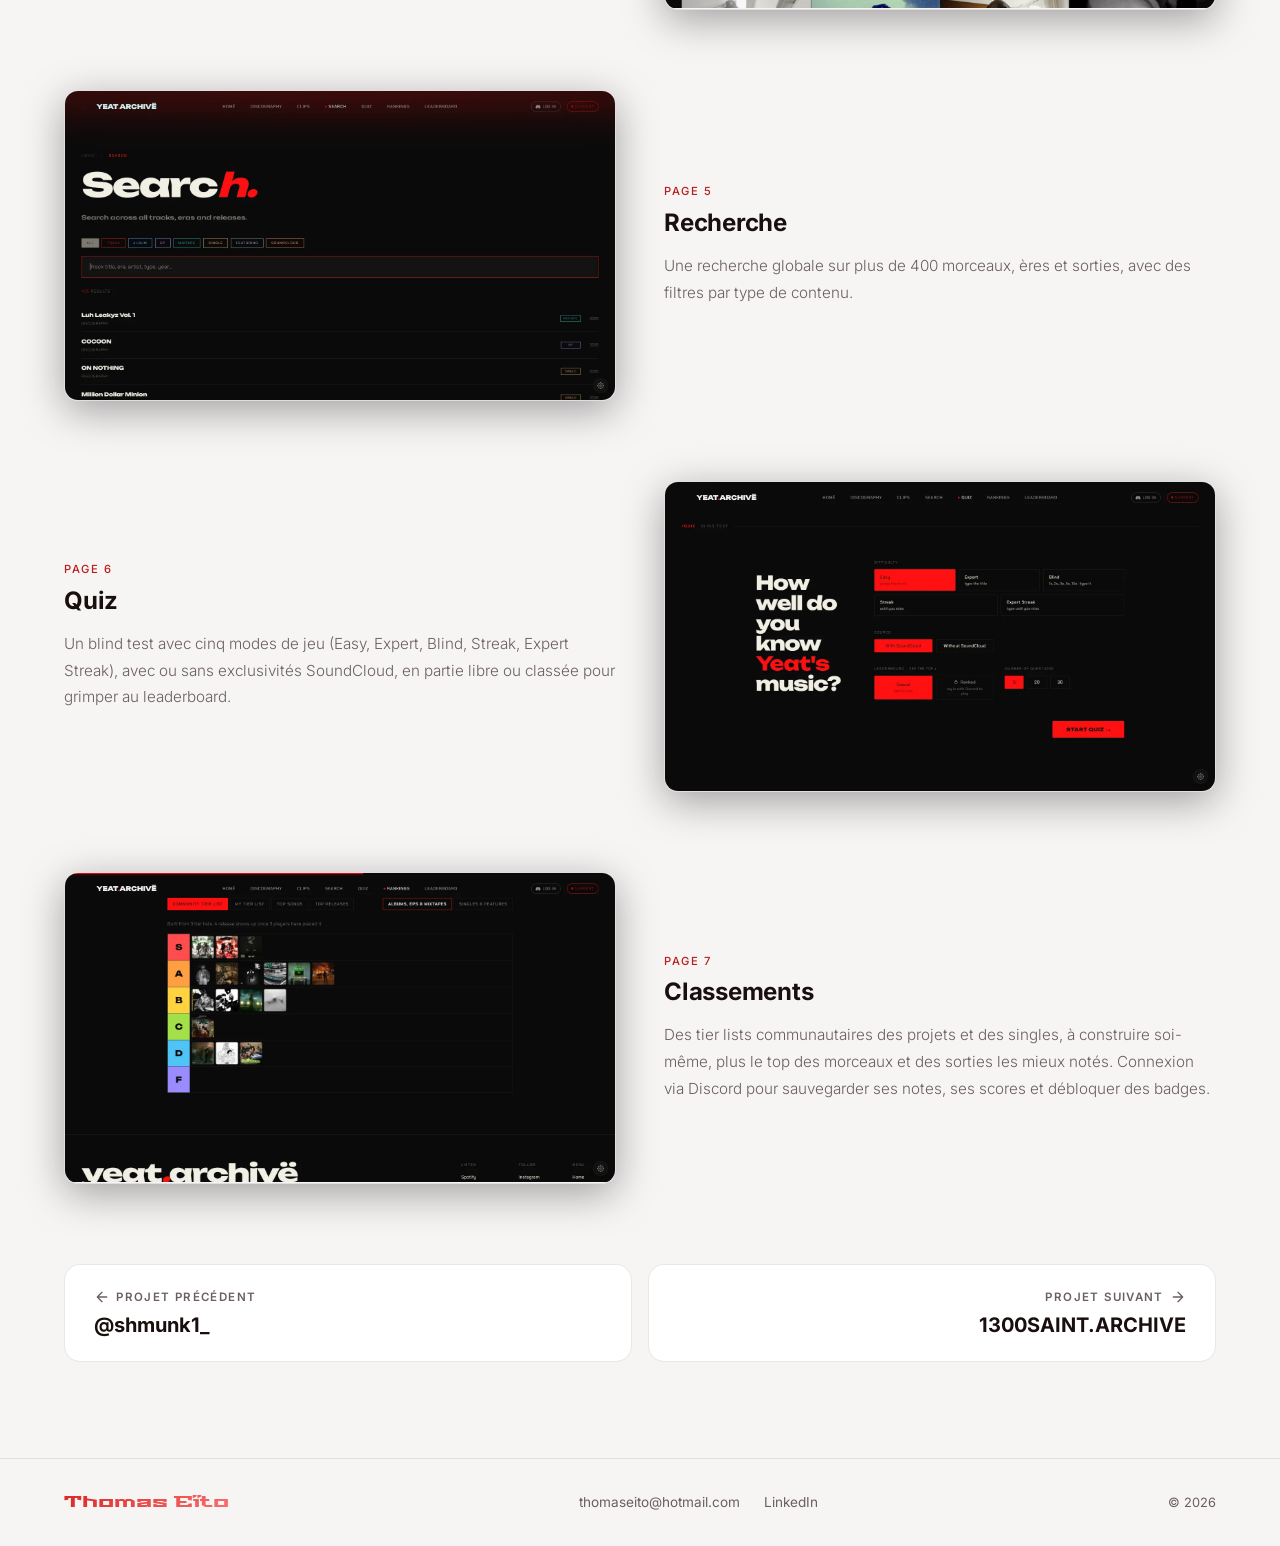
<file: yeat-archive.html>
<!DOCTYPE html>
<html lang="fr">
<head>
  <meta charset="UTF-8" />
  <meta name="viewport" content="width=device-width, initial-scale=1.0" />
  <title>YEAT.ARCHIVE — Thomas Eïto</title>
  <meta name="description" content="YEAT.ARCHIVE — Archive web dédiée au rappeur Yeat : discographie, clips, recherche, blind test classé, tier lists et notes de la communauté. Projet web par Thomas Eïto." />
  <link rel="canonical" href="https://shmunk1.github.io/portfolio/yeat-archive.html" />
  <meta property="og:type" content="website" />
  <meta property="og:locale" content="fr_FR" />
  <meta property="og:site_name" content="Thomas Eïto — Portfolio" />
  <meta property="og:title" content="YEAT.ARCHIVE — Thomas Eïto" />
  <meta property="og:description" content="YEAT.ARCHIVE — Archive web dédiée au rappeur Yeat : discographie, clips, recherche, blind test classé, tier lists et notes de la communauté. Projet web par Thomas Eïto." />
  <meta property="og:url" content="https://shmunk1.github.io/portfolio/yeat-archive.html" />
  <meta property="og:image" content="https://shmunk1.github.io/portfolio/images/og.jpg" />
  <meta name="twitter:card" content="summary_large_image" />
  <link rel="icon" type="image/svg+xml" href="favicon.svg" />
  <link rel="stylesheet" href="css/style.css" />
  <link rel="stylesheet" href="css/project.css" />
  <script>(function(d){d.classList.add('js');var l;try{l=JSON.parse(localStorage.getItem('portfolio-prefs')||'{}').light}catch(e){}if(l===undefined)l=matchMedia('(prefers-color-scheme: light)').matches;if(l)d.classList.add('light')})(document.documentElement)</script>
  <script src="js/main.js" defer></script>
</head>
<body>


  <nav>
    <a href="index.html" class="nav-logo">Thomas Eïto</a>
    <a href="index.html#projects" class="nav-back">
      <svg width="16" height="16" viewBox="0 0 24 24" fill="none" stroke="currentColor" stroke-width="2" stroke-linecap="round" stroke-linejoin="round"><path d="M19 12H5M12 5l-7 7 7 7"/></svg>
      Retour
    </a>
  </nav>

  <main>

    <!-- Hero -->
    <div class="project-hero">
      <p class="project-label reveal">Projet Web</p>
      <h1 class="project-title reveal">YEAT<span>.</span><br/>ARCHIVE</h1>
      <div class="project-meta reveal">
        <span class="tag">Web Design</span>
        <span class="tag">UX/UI</span>
        <span class="tag cyan">HTML / CSS</span>
        <span class="tag cyan">JavaScript</span>
        <span class="tag cyan">Connexion Discord</span>
      </div>
      <p class="project-desc reveal">
        Archive web dédiée au rappeur Yeat : discographie complète, clips, recherche, blind test classé, tier lists et notes de la communauté. Site fan non officiel, en ligne sur yeatarchive.com.
      </p>
      <div class="hero-actions reveal">
        <a href="https://yeatarchive.com" target="_blank" rel="noopener" class="btn-primary">Voir le site</a>
      </div>
    </div>

    <!-- En bref -->
    <div class="features-section facts">
      <div class="features-grid">
        <div class="feat reveal"><h2>Contexte</h2><p>Projet personnel : une archive complète de l'artiste Yeat, devenue un site communautaire où les fans jouent, notent et classent sa musique.</p></div>
        <div class="feat reveal"><h2>Mon rôle</h2><p>Conception, design, développement front et back, comptes utilisateurs via Discord, tests, mise en ligne et maintenance.</p></div>
        <div class="feat reveal"><h2>Livrable</h2><p>Un site public : accueil éditorial, discographie, pages projet, clips, recherche, quiz avec classement, tier lists et lecteur audio intégré.</p></div>
      </div>
    </div>


    <!-- Cover -->
    <div class="cover-wrap">
      <img src="images/yeat.archive/site-web.webp" width="1600" height="900" alt="Aperçu du site YEAT.ARCHIVE" class="project-cover reveal" />
    </div>

    <!-- Gallery -->
    <div class="gallery-section">
      <p class="gallery-label reveal">Démos du site</p>
      <div class="visuel-list">
        <div class="visuel-item reveal">
          <div class="visuel-img-wrap">
            <video src="images/yeat.archive/accueil.mp4" poster="images/yeat.archive/accueil.webp" width="1600" height="900" muted loop playsinline preload="none" aria-label="Démo de la page Accueil"></video>
          </div>
          <div class="visuel-text">
            <p class="visuel-num">Page 1</p>
            <h3 class="visuel-name">Accueil</h3>
            <p class="visuel-desc">Une page d'accueil éditoriale : biographie, chiffres clés, frise chronologique de 2016 à aujourd'hui et dernières sorties.</p>
          </div>
        </div>

        <div class="visuel-item reveal">
          <div class="visuel-img-wrap">
            <video src="images/yeat.archive/discographie.mp4" poster="images/yeat.archive/discographie.webp" width="1600" height="900" muted loop playsinline preload="none" aria-label="Démo de la page Discographie"></video>
          </div>
          <div class="visuel-text">
            <p class="visuel-num">Page 2</p>
            <h3 class="visuel-name">Discographie</h3>
            <p class="visuel-desc">Toute la discographie de Yeat, de 2018 à aujourd'hui, filtrable par type : albums, EPs, mixtapes, singles, featurings et exclusivités SoundCloud.</p>
          </div>
        </div>

        <div class="visuel-item reveal">
          <div class="visuel-img-wrap">
            <video src="images/yeat.archive/album.mp4" poster="images/yeat.archive/album.webp" width="1600" height="900" muted loop playsinline preload="none" aria-label="Démo de la page Pages projet"></video>
          </div>
          <div class="visuel-text">
            <p class="visuel-num">Page 3</p>
            <h3 class="visuel-name">Pages projet</h3>
            <p class="visuel-desc">Une page par sortie, avec sa propre ambiance graphique tirée de la pochette : tracklist, durée, date, liens d'écoute et note moyenne de la communauté pour chaque morceau.</p>
          </div>
        </div>

        <div class="visuel-item reveal">
          <div class="visuel-img-wrap">
            <video src="images/yeat.archive/clips.mp4" poster="images/yeat.archive/clips.webp" width="1600" height="900" muted loop playsinline preload="none" aria-label="Démo de la page Clips"></video>
          </div>
          <div class="visuel-text">
            <p class="visuel-num">Page 4</p>
            <h3 class="visuel-name">Clips</h3>
            <p class="visuel-desc">Plus de 50 clips officiels et visualizers triés par date, du plus récent au plus ancien, avec une barre de recherche dédiée.</p>
          </div>
        </div>

        <div class="visuel-item reveal">
          <div class="visuel-img-wrap">
            <video src="images/yeat.archive/recherche.mp4" poster="images/yeat.archive/recherche.webp" width="1600" height="900" muted loop playsinline preload="none" aria-label="Démo de la page Recherche"></video>
          </div>
          <div class="visuel-text">
            <p class="visuel-num">Page 5</p>
            <h3 class="visuel-name">Recherche</h3>
            <p class="visuel-desc">Une recherche globale sur plus de 400 morceaux, ères et sorties, avec des filtres par type de contenu.</p>
          </div>
        </div>

        <div class="visuel-item reveal">
          <div class="visuel-img-wrap">
            <video src="images/yeat.archive/quiz.mp4" poster="images/yeat.archive/quiz.webp" width="1600" height="900" muted loop playsinline preload="none" aria-label="Démo de la page Quiz"></video>
          </div>
          <div class="visuel-text">
            <p class="visuel-num">Page 6</p>
            <h3 class="visuel-name">Quiz</h3>
            <p class="visuel-desc">Un blind test avec cinq modes de jeu (Easy, Expert, Blind, Streak, Expert Streak), avec ou sans exclusivités SoundCloud, en partie libre ou classée pour grimper au leaderboard.</p>
          </div>
        </div>

        <div class="visuel-item reveal">
          <div class="visuel-img-wrap">
            <video src="images/yeat.archive/classements.mp4" poster="images/yeat.archive/classements.webp" width="1600" height="900" muted loop playsinline preload="none" aria-label="Démo de la page Classements"></video>
          </div>
          <div class="visuel-text">
            <p class="visuel-num">Page 7</p>
            <h3 class="visuel-name">Classements</h3>
            <p class="visuel-desc">Des tier lists communautaires des projets et des singles, à construire soi-même, plus le top des morceaux et des sorties les mieux notés. Connexion via Discord pour sauvegarder ses notes, ses scores et débloquer des badges.</p>
          </div>
        </div>
      </div>
    </div>

    <!-- Autres projets -->
    <div class="project-nav">
      <a href="yeat-insta.html" class="project-nav-link prev">
        <span class="project-nav-dir"><svg width="16" height="16" viewBox="0 0 24 24" fill="none" stroke="currentColor" stroke-width="2" stroke-linecap="round" stroke-linejoin="round"><path d="M19 12H5M12 5l-7 7 7 7"/></svg> Projet précédent</span>
        <span class="project-nav-name">@shmunk1_</span>
      </a>
      <a href="saint-archive.html" class="project-nav-link next">
        <span class="project-nav-dir">Projet suivant <svg width="16" height="16" viewBox="0 0 24 24" fill="none" stroke="currentColor" stroke-width="2" stroke-linecap="round" stroke-linejoin="round"><path d="M5 12h14M12 5l7 7-7 7"/></svg></span>
        <span class="project-nav-name">1300SAINT.ARCHIVE</span>
      </a>
    </div>

  </main>

  <footer>
    <span class="footer-logo">Thomas Eïto</span>
    <div class="footer-links">
      <a href="mailto:thomaseito@hotmail.com">thomaseito@hotmail.com</a>
      <a href="https://www.linkedin.com/in/thomas-e%C3%AFto-2b0ab3396/" target="_blank" rel="noopener">LinkedIn</a>
    </div>
    <p>© 2026</p>
  </footer>

</body>
</html>
</file>
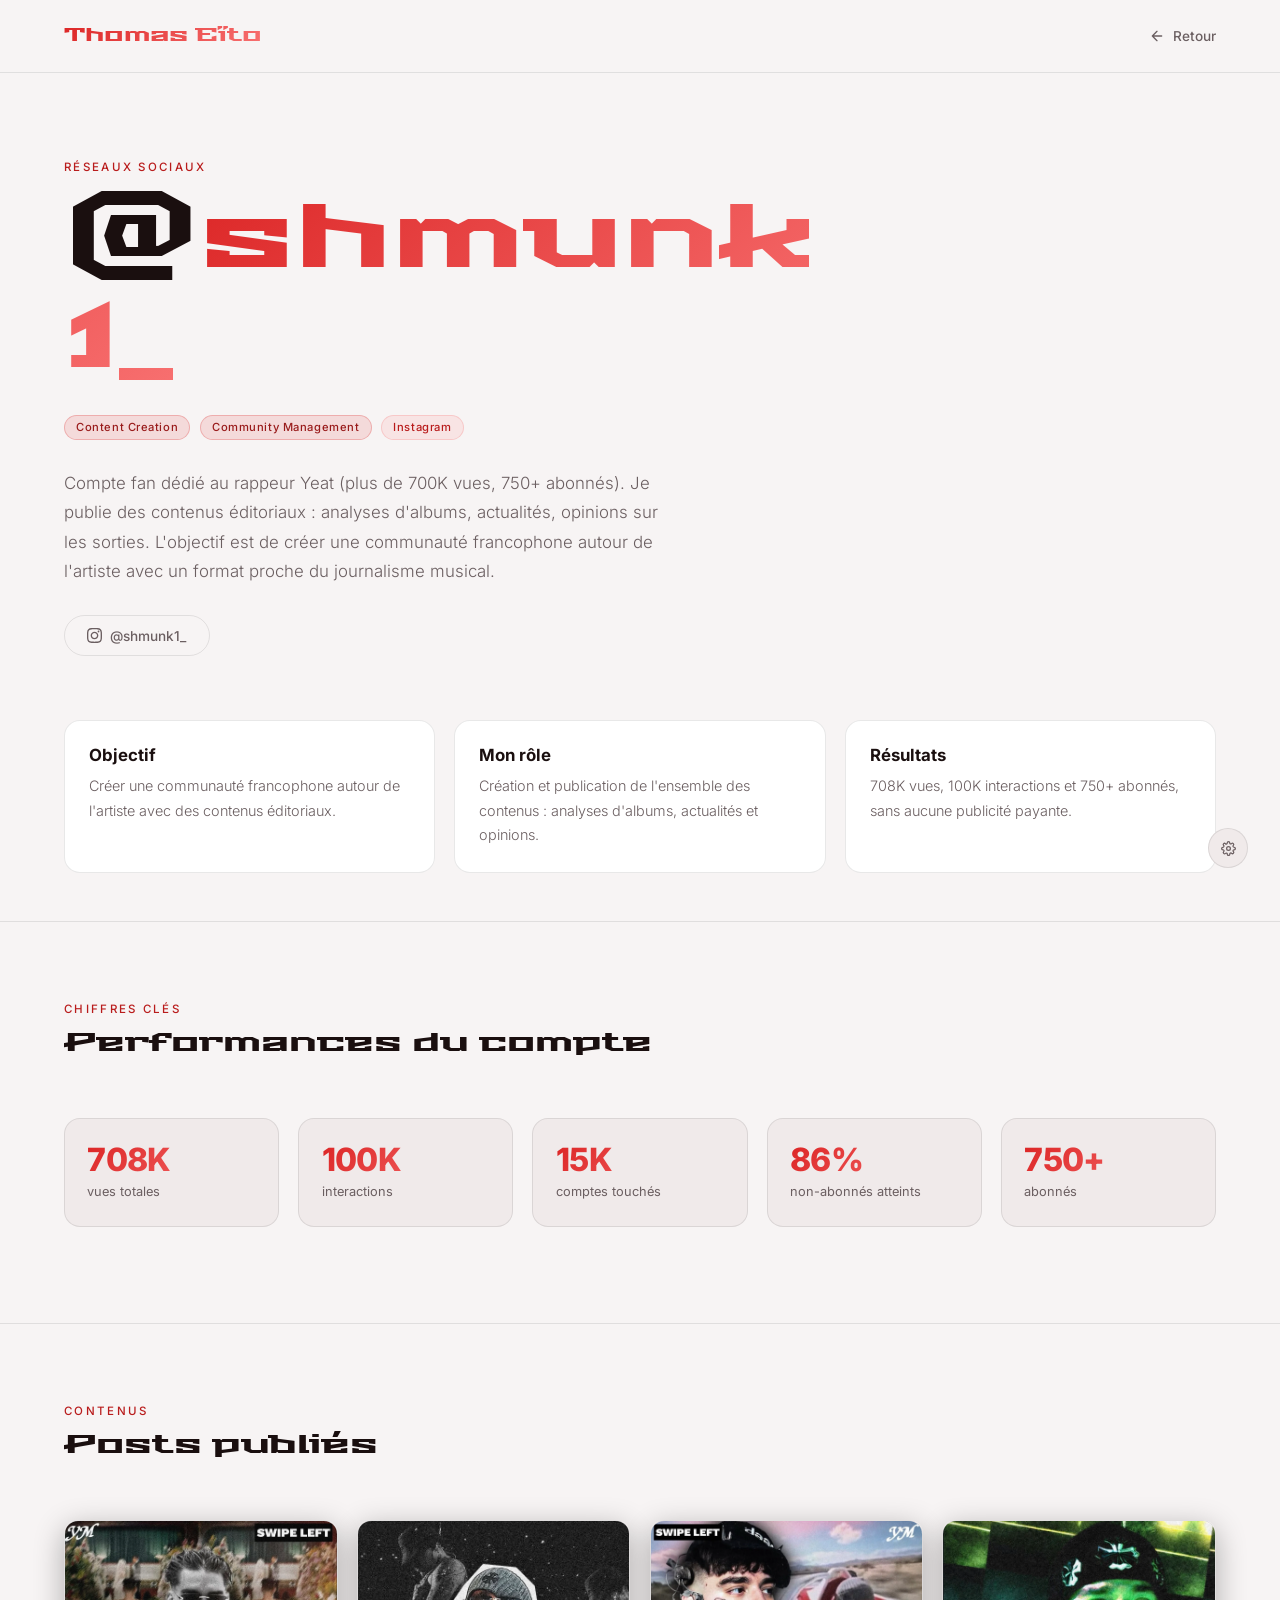
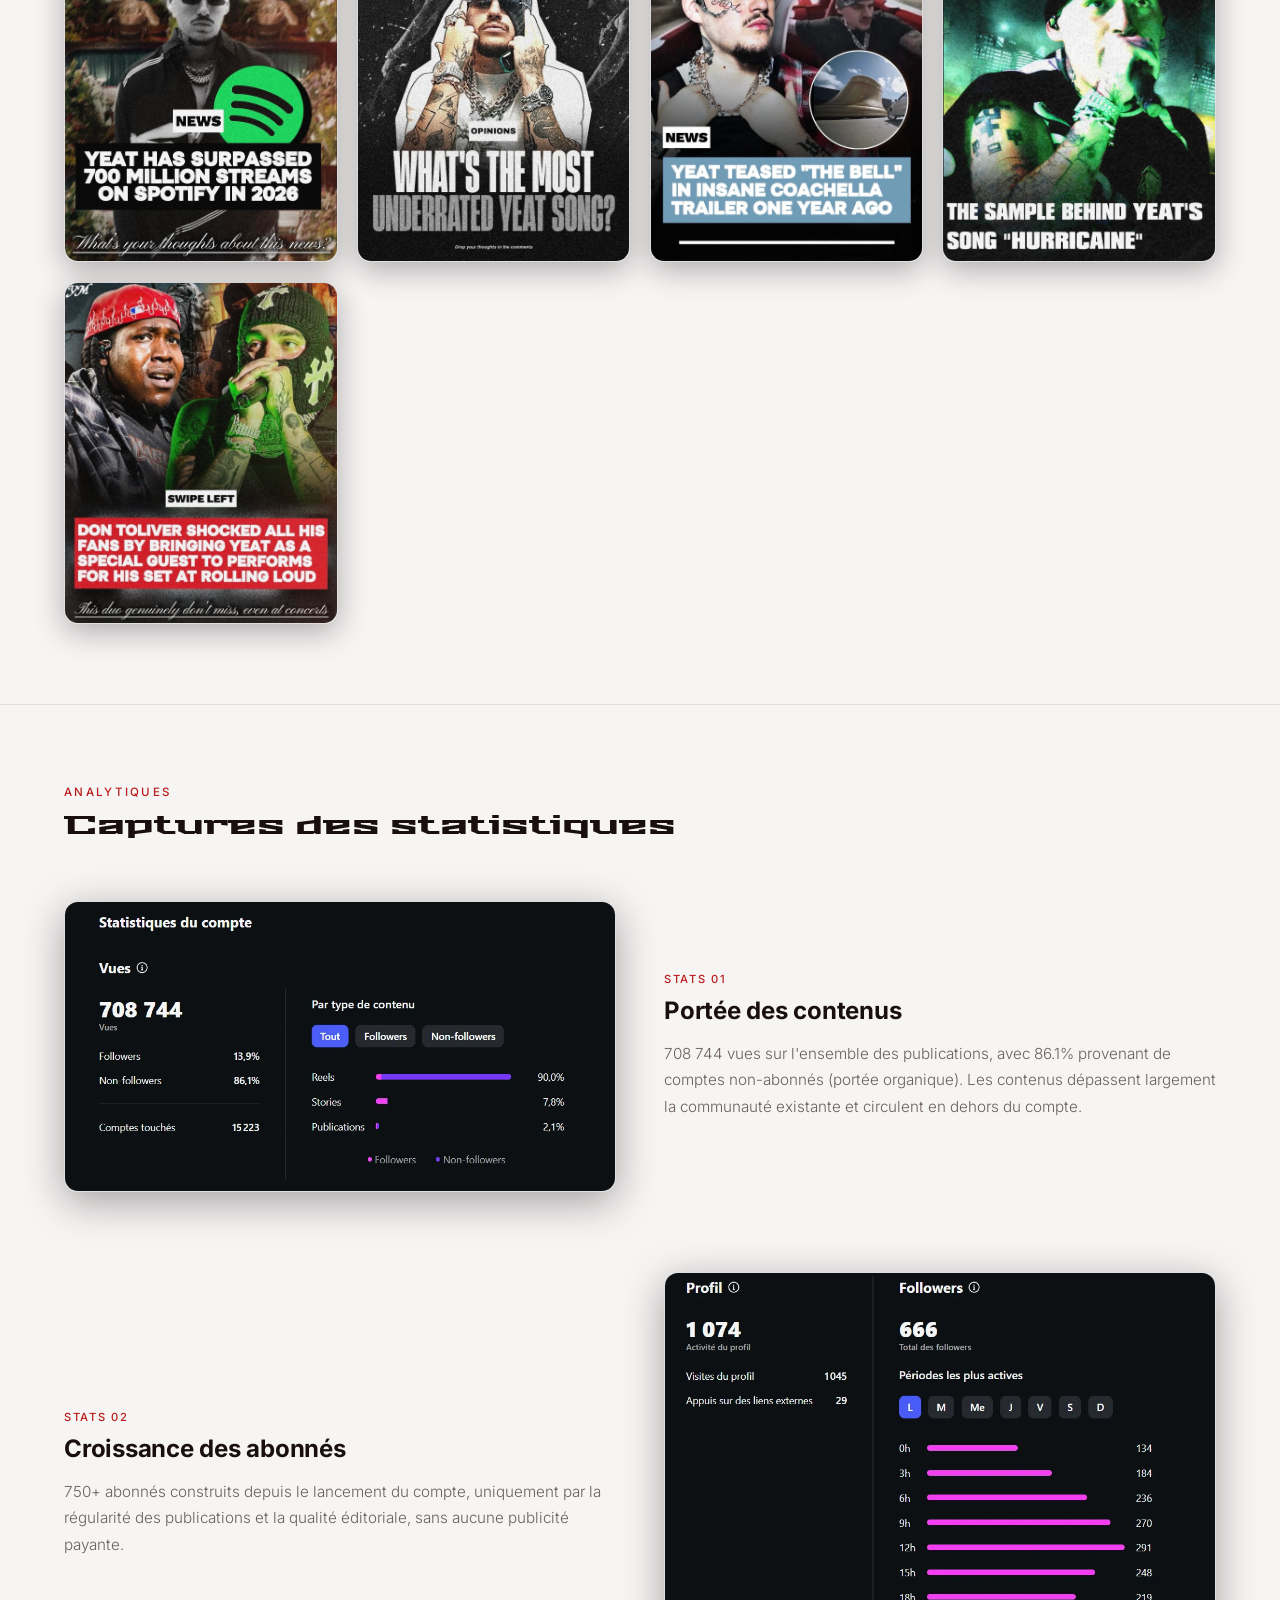
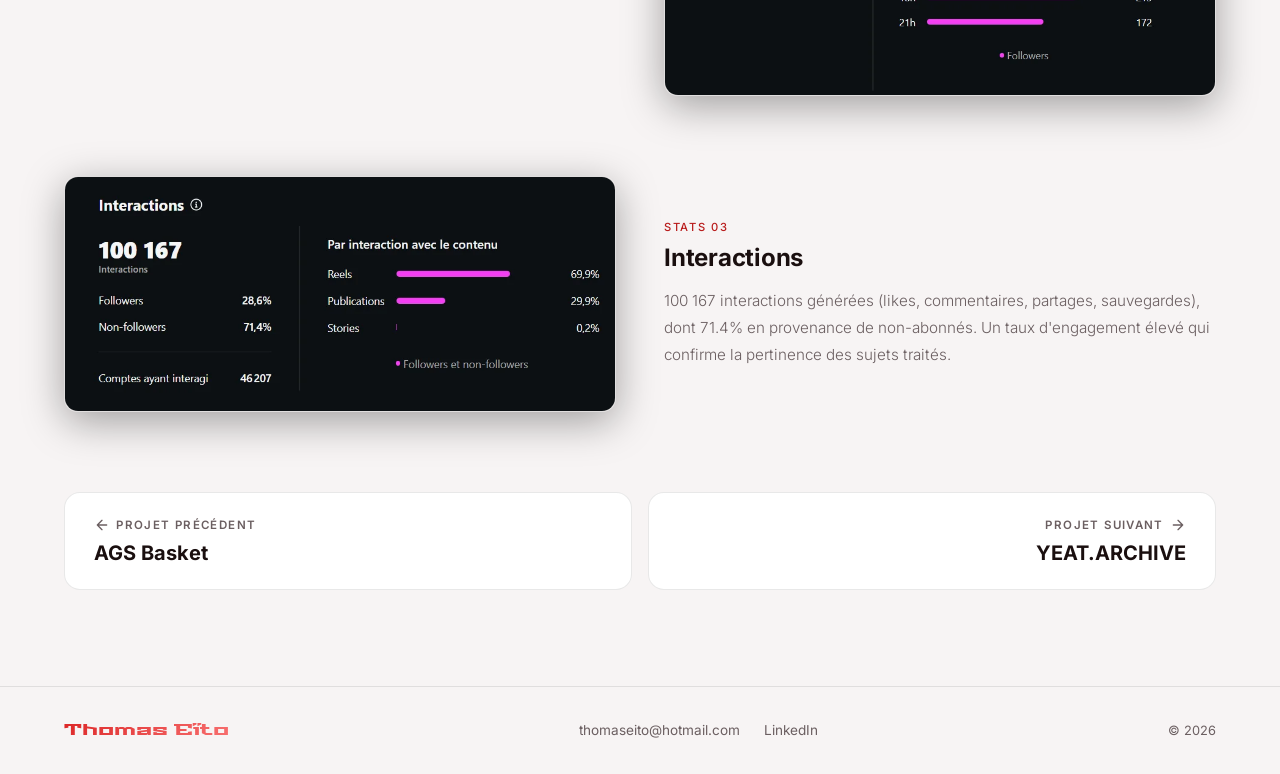
<file: yeat-insta.html>
<!DOCTYPE html>
<html lang="fr">
<head>
  <meta charset="UTF-8" />
  <meta name="viewport" content="width=device-width, initial-scale=1.0" />
  <title>@shmunk1_ — Thomas Eïto</title>
  <meta name="description" content="@shmunk1_ — Compte Instagram fan dédié au rappeur Yeat : 700K+ vues, contenus éditoriaux francophones. Par Thomas Eïto." />
  <link rel="canonical" href="https://shmunk1.github.io/portfolio/yeat-insta.html" />
  <meta property="og:type" content="website" />
  <meta property="og:locale" content="fr_FR" />
  <meta property="og:site_name" content="Thomas Eïto — Portfolio" />
  <meta property="og:title" content="@shmunk1_ — Thomas Eïto" />
  <meta property="og:description" content="@shmunk1_ — Compte Instagram fan dédié au rappeur Yeat : 700K+ vues, contenus éditoriaux francophones. Par Thomas Eïto." />
  <meta property="og:url" content="https://shmunk1.github.io/portfolio/yeat-insta.html" />
  <meta property="og:image" content="https://shmunk1.github.io/portfolio/images/og.jpg" />
  <meta name="twitter:card" content="summary_large_image" />
  <link rel="icon" type="image/svg+xml" href="favicon.svg" />
  <link rel="stylesheet" href="css/style.css" />
  <link rel="stylesheet" href="css/project.css" />
  <script>(function(d){d.classList.add('js');var l;try{l=JSON.parse(localStorage.getItem('portfolio-prefs')||'{}').light}catch(e){}if(l===undefined)l=matchMedia('(prefers-color-scheme: light)').matches;if(l)d.classList.add('light')})(document.documentElement)</script>
  <script src="js/main.js" defer></script>
</head>
<body>

  <nav>
    <a href="index.html" class="nav-logo">Thomas Eïto</a>
    <a href="index.html#projects" class="nav-back">
      <svg width="16" height="16" viewBox="0 0 24 24" fill="none" stroke="currentColor" stroke-width="2" stroke-linecap="round" stroke-linejoin="round"><path d="M19 12H5M12 5l-7 7 7 7"/></svg>
      Retour
    </a>
  </nav>

  <main>

    <!-- Hero -->
    <div class="project-hero">
      <p class="project-label reveal">Réseaux Sociaux</p>
      <h1 class="project-title reveal">@<span>shmunk1_</span></h1>
      <div class="project-meta reveal">
        <span class="tag">Content Creation</span>
        <span class="tag">Community Management</span>
        <span class="tag cyan">Instagram</span>
      </div>
      <p class="project-desc reveal">
        Compte fan dédié au rappeur Yeat (plus de 700K vues, 750+ abonnés). Je publie des contenus éditoriaux : analyses d'albums, actualités, opinions sur les sorties. L'objectif est de créer une communauté francophone autour de l'artiste avec un format proche du journalisme musical.
      </p>
      <div class="social-links reveal">
        <a href="https://www.instagram.com/shmunk1_/" target="_blank" class="social-btn">
          <svg viewBox="0 0 24 24"><path d="M12 2.163c3.204 0 3.584.012 4.85.07 3.252.148 4.771 1.691 4.919 4.919.058 1.265.069 1.645.069 4.849 0 3.205-.012 3.584-.069 4.849-.149 3.225-1.664 4.771-4.919 4.919-1.266.058-1.644.07-4.85.07-3.204 0-3.584-.012-4.849-.07-3.26-.149-4.771-1.699-4.919-4.92-.058-1.265-.07-1.644-.07-4.849 0-3.204.013-3.583.07-4.849.149-3.227 1.664-4.771 4.919-4.919 1.266-.057 1.645-.069 4.849-.069zm0-2.163c-3.259 0-3.667.014-4.947.072-4.358.2-6.78 2.618-6.98 6.98-.059 1.281-.073 1.689-.073 4.948 0 3.259.014 3.668.072 4.948.2 4.358 2.618 6.78 6.98 6.98 1.281.058 1.689.072 4.948.072 3.259 0 3.668-.014 4.948-.072 4.354-.2 6.782-2.618 6.979-6.98.059-1.28.073-1.689.073-4.948 0-3.259-.014-3.667-.072-4.947-.196-4.354-2.617-6.78-6.979-6.98-1.281-.059-1.69-.073-4.949-.073zm0 5.838c-3.403 0-6.162 2.759-6.162 6.162s2.759 6.163 6.162 6.163 6.162-2.759 6.162-6.163c0-3.403-2.759-6.162-6.162-6.162zm0 10.162c-2.209 0-4-1.79-4-4 0-2.209 1.791-4 4-4s4 1.791 4 4c0 2.21-1.791 4-4 4zm6.406-11.845c-.796 0-1.441.645-1.441 1.44s.645 1.44 1.441 1.44c.795 0 1.439-.645 1.439-1.44s-.644-1.44-1.439-1.44z"/></svg>
          @shmunk1_
        </a>
      </div>
    </div>

    <!-- En bref -->
    <div class="features-section facts">
      <div class="features-grid">
        <div class="feat reveal"><h2>Objectif</h2><p>Créer une communauté francophone autour de l'artiste avec des contenus éditoriaux.</p></div>
        <div class="feat reveal"><h2>Mon rôle</h2><p>Création et publication de l'ensemble des contenus : analyses d'albums, actualités et opinions.</p></div>
        <div class="feat reveal"><h2>Résultats</h2><p>708K vues, 100K interactions et 750+ abonnés, sans aucune publicité payante.</p></div>
      </div>
    </div>


    <!-- Stats -->
    <div class="content-section">
      <div class="section-header">
        <p class="section-label reveal">Chiffres clés</p>
        <h2 class="section-title reveal">Performances du compte</h2>
      </div>
      <div class="stats-grid reveal">
        <div class="stat-card">
          <div class="stat-value">708K</div>
          <div class="stat-label">vues totales</div>
        </div>
        <div class="stat-card">
          <div class="stat-value">100K</div>
          <div class="stat-label">interactions</div>
        </div>
        <div class="stat-card">
          <div class="stat-value">15K</div>
          <div class="stat-label">comptes touchés</div>
        </div>
        <div class="stat-card">
          <div class="stat-value">86%</div>
          <div class="stat-label">non-abonnés atteints</div>
        </div>
        <div class="stat-card">
          <div class="stat-value">750+</div>
          <div class="stat-label">abonnés</div>
        </div>
      </div>
    </div>

    <!-- Posts -->
    <div class="content-section">
      <div class="section-header">
        <p class="section-label reveal">Contenus</p>
        <h2 class="section-title reveal">Posts publiés</h2>
      </div>
      <div class="posts-grid reveal">
        <div class="post-item">
          <img loading="lazy" src="images/yeat-insta/1.webp" width="1158" height="1448" alt="Post actualité : Yeat dépasse les 700 millions de streams sur Spotify en 2026" />
        </div>
        <div class="post-item">
          <img loading="lazy" src="images/yeat-insta/2.webp" width="1168" height="1460" alt="Post opinion : quel est le morceau le plus sous-coté de Yeat ?" />
        </div>
        <div class="post-item">
          <img loading="lazy" src="images/yeat-insta/3.webp" width="1165" height="1456" alt="Post actualité : Yeat avait teasé « The Bell » dans une bande-annonce de Coachella" />
        </div>
        <div class="post-item">
          <img loading="lazy" src="images/yeat-insta/4.webp" width="1179" height="1551" alt="Post analyse : le sample derrière le morceau « Hurricaine » de Yeat" />
        </div>
        <div class="post-item">
          <img loading="lazy" src="images/yeat-insta/5.webp" width="1164" height="1455" alt="Post actualité : Don Toliver invite Yeat sur scène à Rolling Loud" />
        </div>
      </div>
    </div>

    <!-- Stats screenshots -->
    <div class="content-section">
      <div class="section-header">
        <p class="section-label reveal">Analytiques</p>
        <h2 class="section-title reveal">Captures des statistiques</h2>
      </div>
      <div class="visuel-list">

        <div class="visuel-item reveal">
          <div class="visuel-img-wrap">
            <img loading="lazy" src="images/yeat-insta/stats-content.webp" width="970" height="511" alt="Stats contenu" />
          </div>
          <div class="visuel-text">
            <p class="visuel-num">Stats 01</p>
            <h3 class="visuel-name">Portée des contenus</h3>
            <p class="visuel-desc">708 744 vues sur l'ensemble des publications, avec 86.1% provenant de comptes non-abonnés (portée organique). Les contenus dépassent largement la communauté existante et circulent en dehors du compte.</p>
          </div>
        </div>

        <div class="visuel-item reveal">
          <div class="visuel-img-wrap">
            <img loading="lazy" src="images/yeat-insta/stats-follow.webp" width="968" height="743" alt="Stats abonnés" />
          </div>
          <div class="visuel-text">
            <p class="visuel-num">Stats 02</p>
            <h3 class="visuel-name">Croissance des abonnés</h3>
            <p class="visuel-desc">750+ abonnés construits depuis le lancement du compte, uniquement par la régularité des publications et la qualité éditoriale, sans aucune publicité payante.</p>
          </div>
        </div>

        <div class="visuel-item reveal">
          <div class="visuel-img-wrap">
            <img loading="lazy" src="images/yeat-insta/stats-interactions.webp" width="901" height="382" alt="Stats interactions" />
          </div>
          <div class="visuel-text">
            <p class="visuel-num">Stats 03</p>
            <h3 class="visuel-name">Interactions</h3>
            <p class="visuel-desc">100 167 interactions générées (likes, commentaires, partages, sauvegardes), dont 71.4% en provenance de non-abonnés. Un taux d'engagement élevé qui confirme la pertinence des sujets traités.</p>
          </div>
        </div>

      </div>
    </div>

    <!-- Autres projets -->
    <div class="project-nav">
      <a href="ags-basket.html" class="project-nav-link prev">
        <span class="project-nav-dir"><svg width="16" height="16" viewBox="0 0 24 24" fill="none" stroke="currentColor" stroke-width="2" stroke-linecap="round" stroke-linejoin="round"><path d="M19 12H5M12 5l-7 7 7 7"/></svg> Projet précédent</span>
        <span class="project-nav-name">AGS Basket</span>
      </a>
      <a href="yeat-archive.html" class="project-nav-link next">
        <span class="project-nav-dir">Projet suivant <svg width="16" height="16" viewBox="0 0 24 24" fill="none" stroke="currentColor" stroke-width="2" stroke-linecap="round" stroke-linejoin="round"><path d="M5 12h14M12 5l7 7-7 7"/></svg></span>
        <span class="project-nav-name">YEAT.ARCHIVE</span>
      </a>
    </div>

  </main>

  <footer>
    <span class="footer-logo">Thomas Eïto</span>
    <div class="footer-links">
      <a href="mailto:thomaseito@hotmail.com">thomaseito@hotmail.com</a>
      <a href="https://www.linkedin.com/in/thomas-e%C3%AFto-2b0ab3396/" target="_blank" rel="noopener">LinkedIn</a>
    </div>
    <p>© 2026</p>
  </footer>

</body>
</html>
</file>
<file: css/style.css>
/* Styles partagés par toutes les pages */

@font-face { font-family: 'Inter'; src: url(../fonts/inter-latin.woff2) format('woff2'); font-weight: 100 900; font-display: swap; }
@font-face { font-family: 'Stalinist One'; src: url(../fonts/stalinist-one-latin.woff2) format('woff2'); font-weight: 400; font-display: swap; }

/* ── Base ─────────────────────────────────────── */
*, *::before, *::after { box-sizing: border-box; margin: 0; padding: 0; }

:root {
  --bg:      #0a0a0a;
  --surface: #111111;
  --surface2:#1a1a1a;
  --border:  rgba(255,255,255,0.07);
  --text:    #f0f0f8;
  --muted:   #9a9294;
  --accent1: #dc2626;
  --accent2: #f87171;
  --tag1:    #fca5a5;
  --tag2:    #f87171;
  --grad:    linear-gradient(135deg, #dc2626, #f87171);
  --display: 'Stalinist One', sans-serif;
}
html.light {
  --bg: #f7f4f4; --surface: #ffffff; --surface2: #f0eaea;
  --border: rgba(0,0,0,0.09); --text: #1a0f0f; --muted: #6b5f61;
  --accent2: #b91c1c; --tag1: #991b1b; --tag2: #b91c1c;
}

html { scroll-behavior: smooth; font-synthesis: none; }
body {
  font-family: 'Inter', sans-serif;
  background: var(--bg);
  color: var(--text);
  overflow-x: hidden;
  animation: pageIn 0.4s cubic-bezier(0.23,1,0.32,1) both;
}
main { position: relative; z-index: 1; }

/* ── Barre de défilement aux couleurs du site ─── */
::-webkit-scrollbar { width: 10px; height: 10px; }
::-webkit-scrollbar-track { background: var(--bg); }
::-webkit-scrollbar-thumb { background: var(--grad); border-radius: 99px; border: 2px solid var(--bg); }
::-webkit-scrollbar-thumb:hover { border-width: 1px; }
::-webkit-scrollbar-corner { background: var(--bg); }
/* Firefox ne connaît pas ::-webkit-scrollbar : couleurs standard à la place */
@supports not selector(::-webkit-scrollbar) {
  html { scrollbar-width: thin; scrollbar-color: var(--accent1) var(--bg); }
}
/* Pas de sélection de texte, ni de menu ou de glisser-déposer sur les images (aussi au toucher long sur mobile) */
html { -webkit-user-select: none; user-select: none; -webkit-touch-callout: none; }
img, video { -webkit-user-drag: none; }
:focus-visible { outline: 2px solid var(--accent2); outline-offset: 3px; }

.nav-logo, .footer-logo, .stat-value, .hero-name span, .section-title span, .project-title span {
  background: var(--grad); -webkit-background-clip: text;
  -webkit-text-fill-color: transparent; background-clip: text;
}

/* ── Curseur personnalisé (souris uniquement, activé par main.js) ── */
html.cursor-on, html.cursor-on * { cursor: none !important; }
#cursor { position: fixed; top: 0; left: 0; z-index: 9999; pointer-events: none; mix-blend-mode: difference; transition: opacity .2s ease; }
#cursor.out { opacity: 0; }
#cursor .dot { width: 8px; height: 8px; background: #fff; border-radius: 50%; position: absolute; transform: translate(-50%,-50%); }
#cursor .ring { width: 36px; height: 36px; border: 1.5px solid rgba(255,255,255,0.6); border-radius: 50%; position: absolute; transform: translate(-50%,-50%); transition: width .3s, height .3s, opacity .3s; }
body.cursor-hover #cursor .ring { width: 56px; height: 56px; opacity: 0.5; }
html.light #cursor { mix-blend-mode: normal; }
html.light #cursor .dot { background: #1a0f0f; }
html.light #cursor .ring { border-color: rgba(0,0,0,0.45); }

/* ── Nav ──────────────────────────────────────── */
nav {
  position: fixed; top: 0; left: 0; right: 0; z-index: 100;
  display: flex; align-items: center; justify-content: space-between;
  padding: 1.4rem 4rem;
  backdrop-filter: blur(20px);
  background: rgba(10,10,10,0.7);
  border-bottom: 1px solid var(--border);
  transition: padding 0.3s ease;
}
html.light nav { background: rgba(247,244,244,0.75); }
.nav-logo { font-family: var(--display); font-weight: 800; font-size: 1.15rem; letter-spacing: 0; text-decoration: none; }

/* ── Tags ─────────────────────────────────────── */
.tag {
  font-size: 0.7rem; font-weight: 500; letter-spacing: 0.05em;
  padding: 0.3rem 0.7rem; border-radius: 99px;
  background: rgba(220,38,38,0.12);
  border: 1px solid rgba(220,38,38,0.25);
  color: var(--tag1);
}
.tag.cyan { background: rgba(248,113,113,0.12); border-color: rgba(248,113,113,0.25); color: var(--tag2); }

/* ── Bouton principal ─────────────────────────── */
.btn-primary {
  display: inline-flex; align-items: center; gap: 0.5rem;
  padding: 0.85rem 2rem;
  background: var(--grad);
  border: none; border-radius: 99px;
  font-family: 'Inter', sans-serif; font-size: 0.9rem; font-weight: 600;
  color: #fff; text-decoration: none;
  transition: transform 0.25s ease, box-shadow 0.25s ease;
  box-shadow: 0 0 30px rgba(220,38,38,0.35);
}
.btn-primary:hover { transform: translateY(-2px); box-shadow: 0 8px 40px rgba(220,38,38,0.5); }

/* ── Bouton secondaire ────────────────────────── */
.btn-ghost {
  display: inline-flex; align-items: center; gap: 0.5rem;
  padding: 0.85rem 2rem;
  background: transparent;
  border: 1px solid var(--border); border-radius: 99px;
  font-family: 'Inter', sans-serif; font-size: 0.9rem; font-weight: 500;
  color: var(--muted); text-decoration: none;
  transition: border-color 0.25s ease, color 0.25s ease;
}
.btn-ghost:hover { border-color: rgba(127,127,127,0.5); color: var(--text); }

/* ── Footer ───────────────────────────────────── */
footer {
  padding: 2rem 4rem;
  border-top: 1px solid var(--border);
  display: flex; align-items: center; justify-content: space-between;
  position: relative; z-index: 1;
}
footer p { font-size: 0.8rem; color: var(--muted); }
.footer-logo { font-family: var(--display); font-weight: 800; font-size: 0.95rem; }
.footer-links { display: flex; flex-wrap: wrap; justify-content: center; gap: 0.5rem 1.5rem; }
.footer-links a { font-size: 0.85rem; color: var(--muted); text-decoration: none; transition: color 0.25s ease; }
.footer-links a:hover { color: var(--text); }

/* ── Apparition au scroll (seulement si le JS tourne) ── */
.js .reveal {
  opacity: 0; transform: translateY(30px);
  transition: opacity 0.7s ease, transform 0.7s cubic-bezier(0.23,1,0.32,1);
}
.js .reveal.visible { opacity: 1; transform: none; }
.reveal-delay-1 { transition-delay: 0.1s; }
.reveal-delay-2 { transition-delay: 0.2s; }
.reveal-delay-3 { transition-delay: 0.3s; }
.reveal-delay-4 { transition-delay: 0.4s; }

/* ── Boutons flottants ────────────────────────── */
#settings-btn, #back-top {
  position: fixed; bottom: 2rem; z-index: 500;
  width: 40px; height: 40px;
  background: var(--surface2); border: 1px solid var(--border); border-radius: 50%;
  display: flex; align-items: center; justify-content: center;
  color: var(--muted);
}
#settings-btn { right: 2rem; transition: border-color 0.25s, transform 0.3s; }
#settings-btn:hover { border-color: rgba(220,38,38,0.5); color: var(--text); transform: rotate(45deg); }
#back-top { left: 2rem; opacity: 0; pointer-events: none; transition: opacity 0.3s, transform 0.3s, border-color 0.25s, color 0.25s; }
#back-top.visible { opacity: 1; pointer-events: auto; }
#back-top:hover { border-color: rgba(220,38,38,0.5); color: var(--text); transform: translateY(-3px); }

/* ── Panneau de préférences ───────────────────── */
#settings-panel { position: fixed; bottom: 5.5rem; right: 2rem; z-index: 500; background: var(--surface); border: 1px solid var(--border); border-radius: 16px; padding: 1.2rem 1.4rem; width: 220px; display: none; backdrop-filter: blur(20px); box-shadow: 0 20px 60px rgba(0,0,0,0.5); }
#settings-panel.open { display: block; }
.settings-title { font-family: 'Inter', sans-serif; font-size: 0.75rem; font-weight: 700; letter-spacing: 0.1em; text-transform: uppercase; color: var(--muted); margin-bottom: 1rem; }
.settings-row { display: flex; align-items: center; justify-content: space-between; margin-bottom: 1rem; font-size: 0.82rem; color: var(--text); }
.settings-row:last-child { margin-bottom: 0; }
.toggle { position: relative; display: inline-block; width: 36px; height: 20px; flex-shrink: 0; }
.toggle input { position: absolute; opacity: 0; width: 100%; height: 100%; }
.toggle input:focus-visible + .toggle-slider { outline: 2px solid var(--accent2); outline-offset: 3px; }
.toggle-slider { position: absolute; inset: 0; background: var(--surface2); border: 1px solid var(--border); border-radius: 99px; transition: background 0.25s; pointer-events: none; }
.toggle-slider::before { content: ''; position: absolute; width: 14px; height: 14px; left: 2px; top: 2px; background: var(--muted); border-radius: 50%; transition: transform 0.25s, background 0.25s; }
.toggle input:checked + .toggle-slider { background: rgba(220,38,38,0.2); border-color: rgba(220,38,38,0.4); }
.toggle input:checked + .toggle-slider::before { transform: translateX(16px); background: var(--accent1); }

/* ── Transition entre pages ───────────────────── */
@keyframes pageIn { from { opacity: 0; } to { opacity: 1; } }
body.page-out { opacity: 0 !important; transition: opacity 0.22s ease !important; animation: none !important; }

/* ── Responsive ───────────────────────────────── */
@media (max-width: 768px) {
  nav { padding: 1.2rem 1.5rem; }
  footer { flex-direction: column; gap: 0.75rem; text-align: center; padding: 1.5rem; }
  #settings-btn { right: 1rem; bottom: 1rem; }
  #back-top { left: 1rem; bottom: 1rem; }
  #settings-panel { right: 1rem; bottom: 4.5rem; }
}

/* ── Animations réduites ──────────────────────── */
@media (prefers-reduced-motion: reduce) {
  html { scroll-behavior: auto; }
  *, *::before, *::after { animation-duration: 0.01ms !important; animation-iteration-count: 1 !important; transition-duration: 0.01ms !important; transition-delay: 0s !important; }
  .js .reveal { opacity: 1; transform: none; }
}
</file>
<file: css/home.css>
/* Page d'accueil */

nav.scrolled { padding: 1rem 4rem; }
.nav-links { display: flex; gap: 2.5rem; list-style: none; }
.nav-links a {
  font-size: 0.85rem; font-weight: 500; letter-spacing: 0.08em;
  text-transform: uppercase; color: var(--muted);
  text-decoration: none; position: relative;
  transition: color 0.3s ease;
}
.nav-links a::after {
  content: ''; position: absolute; bottom: -4px; left: 0;
  width: 0; height: 1.5px;
  background: var(--grad);
  transition: width 0.3s ease;
}
.nav-links a:hover { color: var(--text); }
.nav-links a:hover::after { width: 100%; }

section { position: relative; z-index: 1; scroll-margin-top: 4rem; }

/* ── Hero ─────────────────────────────────────── */
#hero {
  min-height: 100vh;
  display: flex; flex-direction: column;
  justify-content: center; align-items: flex-start;
  padding: 8rem 4rem 4rem;
}
.hero-tag {
  font-size: 0.78rem; font-weight: 500;
  letter-spacing: 0.18em; text-transform: uppercase;
  color: var(--accent2);
  background: rgba(248,113,113,0.1);
  border: 1px solid rgba(248,113,113,0.25);
  padding: 0.35rem 0.9rem; border-radius: 99px;
  margin-bottom: 2rem;
  opacity: 0; transform: translateY(20px);
  animation: fadeUp 0.7s 0.2s ease forwards;
}
.hero-name {
  font-family: var(--display);
  font-size: clamp(3.5rem, 9vw, 8rem);
  font-weight: 800; line-height: 1.12; letter-spacing: 0;
  margin-bottom: 1.6rem;
  opacity: 0; transform: translateY(30px);
  animation: fadeUp 0.8s 0.35s ease forwards;
}
.hero-desc {
  font-size: clamp(1rem, 1.8vw, 1.2rem);
  color: var(--muted); font-weight: 300;
  max-width: 500px; line-height: 1.7;
  margin-bottom: 2.8rem;
  opacity: 0; transform: translateY(20px);
  animation: fadeUp 0.8s 0.5s ease forwards;
}
.hero-cta {
  display: flex; flex-wrap: wrap; gap: 1rem; align-items: center;
  opacity: 0; transform: translateY(20px);
  animation: fadeUp 0.8s 0.65s ease forwards;
}
@keyframes fadeUp { to { opacity: 1; transform: translateY(0); } }

/* ── Titres de section ────────────────────────── */
.section-label {
  font-size: 0.72rem; font-weight: 500;
  letter-spacing: 0.2em; text-transform: uppercase;
  color: var(--accent2); margin-bottom: 0.6rem;
}
.section-title {
  font-family: var(--display);
  font-size: clamp(2rem, 4vw, 3rem);
  font-weight: 800; letter-spacing: 0; line-height: 1.1;
  margin-bottom: 1rem;
}
.section-divider {
  width: 60px; height: 2px;
  background: var(--grad); border-radius: 99px;
  margin-bottom: 3.5rem;
}

/* ── À propos ─────────────────────────────────── */
#about { padding: 0 4rem 8rem; }
.about-text { max-width: 680px; display: grid; gap: 1.1rem; }
.about-text p { font-size: 1.05rem; color: var(--muted); line-height: 1.75; font-weight: 300; }

/* ── Projets ──────────────────────────────────── */
#projects { padding: 4rem 4rem 8rem; }
.projects-grid {
  display: grid;
  grid-template-columns: repeat(auto-fill, minmax(min(340px, 100%), 1fr));
  gap: 1.5rem;
}
.project-card {
  position: relative; height: 100%;
  background: var(--surface);
  border: 1px solid var(--border);
  border-radius: 20px;
  overflow: hidden;
  transition: transform 0.35s ease, box-shadow 0.35s ease, border-color 0.35s ease;
}
.project-card:hover {
  transform: translateY(-6px);
  box-shadow: 0 20px 60px rgba(0,0,0,0.5);
  border-color: rgba(220,38,38,0.3);
}
/* Projet phare : pleine largeur, vidéo à gauche */
.featured { grid-column: 1 / -1; }
.featured .project-card { display: grid; grid-template-columns: 1.6fr 1fr; }
.featured .project-thumb { height: auto; aspect-ratio: 16 / 9; }
.featured .project-thumb video { width: 100%; height: 100%; object-fit: cover; display: block; }
.featured .project-body { padding: 2.5rem; display: flex; flex-direction: column; justify-content: center; }
.featured .project-name { font-size: 1.8rem; }
.featured .project-desc { font-size: 0.95rem; }
.featured-label { font-size: 0.72rem; font-weight: 600; letter-spacing: 0.15em; text-transform: uppercase; color: var(--accent2); margin-bottom: 1rem; }
@media (max-width: 900px) {
  .featured .project-card { grid-template-columns: 1fr; }
  .featured .project-body { padding: 1.5rem; }
  .featured .project-name { font-size: 1.4rem; }
}
.project-thumb { height: 200px; position: relative; overflow: hidden; background: #0a0a0a; }
.project-thumb img {
  width: 100%; height: 100%; object-fit: cover; display: block;
  opacity: 0.9; transition: transform 0.5s ease;
}
.project-card:hover .project-thumb img { transform: scale(1.05); }
.project-thumb.top img { object-position: top; }
.project-thumb.logo { background: #fff; display: flex; align-items: center; justify-content: center; padding: 2rem; }
.project-thumb.logo img { width: 55%; height: auto; object-fit: contain; opacity: 1; }
.project-overlay {
  position: absolute; inset: 0;
  background: var(--grad); opacity: 0;
  transition: opacity 0.35s ease;
  mix-blend-mode: overlay;
}
.project-card:hover .project-overlay { opacity: 0.25; }
.project-body { padding: 1.5rem; }
.project-tags { display: flex; flex-wrap: wrap; gap: 0.4rem; margin-bottom: 0.9rem; }
.project-tags .tag { padding: 0.25rem 0.6rem; }
.project-name { font-family: 'Inter', sans-serif; font-size: 1.15rem; font-weight: 700; margin-bottom: 0.5rem; }
.project-desc { font-size: 0.875rem; color: var(--muted); line-height: 1.6; margin-bottom: 1.2rem; }
.card-full-link { position: absolute; inset: 0; z-index: 2; border-radius: 20px; }
.project-link {
  font-size: 0.8rem; font-weight: 600; letter-spacing: 0.05em;
  color: var(--accent2);
  display: inline-flex; align-items: center; gap: 0.35rem;
  transition: gap 0.2s ease;
}
.project-card:hover .project-link { gap: 0.6rem; }

/* Projet en cours : carte non cliquable, sans effet de survol */
.project-card.wip:hover { transform: none; box-shadow: none; border-color: var(--border); }
.project-card.wip:hover .project-thumb img { transform: none; }
.project-link.soon { color: var(--muted); }
.wip-badge {
  position: absolute; top: 1rem; right: 1rem; z-index: 1;
  display: inline-flex; align-items: center; gap: 0.45rem;
  padding: 0.35rem 0.8rem; border-radius: 99px;
  background: rgba(10,10,10,0.75); backdrop-filter: blur(6px);
  color: #fff; font-size: 0.68rem; font-weight: 600;
  letter-spacing: 0.12em; text-transform: uppercase;
}
.wip-badge::before {
  content: ''; width: 7px; height: 7px; border-radius: 50%;
  background: var(--accent1); animation: wipPulse 1.6s ease-in-out infinite;
}
@keyframes wipPulse { 50% { opacity: 0.3; } }

/* ── Compétences ──────────────────────────────── */
#skills {
  padding: 8rem 4rem;
  background: var(--surface);
  border-top: 1px solid var(--border);
  border-bottom: 1px solid var(--border);
}
.skills-wrap { display: grid; grid-template-columns: 1fr 1fr; gap: 5rem; }
.skills-group-title {
  font-family: 'Inter', sans-serif; font-size: 1rem; font-weight: 700;
  margin-bottom: 1.2rem; color: var(--muted); letter-spacing: 0.05em;
}
.skill-cards { display: grid; grid-template-columns: 1fr 1fr; gap: 0.75rem; }
.skill-card {
  background: var(--surface2);
  border: 1px solid var(--border);
  border-radius: 14px;
  padding: 1rem 1.2rem;
  display: flex; align-items: center; gap: 0.75rem;
}
.skill-card-dot { width: 8px; height: 8px; border-radius: 50%; flex-shrink: 0; background: var(--grad); }
.skill-card-name { font-size: 0.875rem; font-weight: 500; color: var(--text); }
.chips { display: flex; flex-wrap: wrap; gap: 0.6rem; }
.chip {
  font-size: 0.8rem; font-weight: 500;
  padding: 0.45rem 1rem; border-radius: 99px;
  background: var(--surface2);
  border: 1px solid var(--border);
  color: var(--text);
  transition: border-color 0.25s, background 0.25s;
}
.chip:hover { border-color: rgba(220,38,38,0.5); background: rgba(220,38,38,0.08); }

/* ── Contact ──────────────────────────────────── */
#contact {
  padding: 8rem 4rem;
  display: flex; flex-direction: column;
  align-items: center; text-align: center;
}
#contact .section-divider { margin-left: auto; margin-right: auto; }
.contact-card {
  max-width: 680px; width: 100%;
  background: var(--surface);
  border: 1px solid var(--border);
  border-radius: 28px;
  padding: 3.5rem;
  position: relative; overflow: hidden;
}
.contact-card::before {
  content: '';
  position: absolute; inset: 0;
  background: var(--grad); opacity: 0.04;
  pointer-events: none;
}
.contact-subtitle { color: var(--muted); font-size: 1rem; line-height: 1.7; margin-bottom: 2.5rem; font-weight: 300; }
.contact-links { display: flex; gap: 1rem; justify-content: center; flex-wrap: wrap; }
.contact-link {
  display: inline-flex; align-items: center; gap: 0.5rem;
  padding: 0.8rem 1.6rem;
  border-radius: 99px;
  border: 1px solid var(--border);
  font-size: 0.875rem; font-weight: 500;
  color: var(--muted); text-decoration: none;
  position: relative;
  transition: border-color 0.3s, color 0.3s, background 0.3s;
}
.contact-link:hover {
  border-color: rgba(220,38,38,0.5);
  color: var(--text);
  background: rgba(220,38,38,0.07);
}
.contact-link svg { width: 16px; height: 16px; fill: currentColor; flex-shrink: 0; }

/* ── Responsive ───────────────────────────────── */
@media (max-width: 768px) {
  nav, nav.scrolled { flex-wrap: wrap; gap: 0.6rem; padding: 0.9rem 1.5rem; }
  .nav-links { width: 100%; justify-content: space-between; gap: 0.5rem; }
  .nav-links a { font-size: 0.75rem; letter-spacing: 0; text-transform: none; }
  .hero-name { font-size: 13vw; }
  .section-title { font-size: min(7.5vw, 2.4rem); }
  section { scroll-margin-top: 6rem; }
  #hero, #about, #projects, #skills, #contact { padding-left: 1.5rem; padding-right: 1.5rem; }
  .skills-wrap { grid-template-columns: 1fr; gap: 3rem; }
  .contact-card { padding: 2rem; }
}
@media (max-width: 480px) {
  .skill-cards { grid-template-columns: 1fr; }
}

/* Stalinist One est très large : titres réduits sur mobile pour ne pas déborder */
@media (max-width: 768px) {
  .section-title { font-size: min(6.4vw, 1.8rem); }
}
</file>
<file: css/project.css>
/* Pages projet */

.nav-back {
  display: inline-flex; align-items: center; gap: 0.5rem;
  font-size: 0.85rem; font-weight: 500; color: var(--muted);
  text-decoration: none; transition: color 0.25s;
}
.nav-back:hover { color: var(--text); }
.nav-back svg { transition: transform 0.25s; }
.nav-back:hover svg { transform: translateX(-3px); }

/* ── Hero ─────────────────────────────────────── */
.project-hero { padding: 10rem 4rem 4rem; max-width: 900px; }
.project-label, .gallery-label, .section-label {
  font-size: 0.72rem; font-weight: 500; letter-spacing: 0.2em;
  text-transform: uppercase; color: var(--accent2);
}
.project-label { margin-bottom: 1rem; }
.project-title {
  font-family: var(--display);
  font-size: clamp(2.8rem, 7vw, 6rem);
  font-weight: 800; letter-spacing: 0; line-height: 1.12;
  margin-bottom: 1.5rem;
  overflow-wrap: anywhere;
}
.project-meta { display: flex; flex-wrap: wrap; gap: 0.6rem; margin-bottom: 1.8rem; }
.project-desc { font-size: 1.05rem; color: var(--muted); line-height: 1.75; max-width: 620px; font-weight: 300; }
.hero-actions { display: flex; flex-wrap: wrap; gap: 0.8rem; align-items: center; margin-top: 2rem; }

/* ── Liens sociaux ────────────────────────────── */
.social-links { display: flex; gap: 0.75rem; margin-top: 1.8rem; flex-wrap: wrap; }
.social-btn {
  display: inline-flex; align-items: center; gap: 0.5rem;
  padding: 0.7rem 1.4rem;
  border-radius: 99px; border: 1px solid var(--border);
  font-size: 0.85rem; font-weight: 500; color: var(--muted);
  text-decoration: none;
  transition: border-color 0.3s, color 0.3s, background 0.3s;
}
.social-btn:hover { border-color: rgba(220,38,38,0.5); color: var(--text); background: rgba(220,38,38,0.07); }
.social-btn svg { width: 15px; height: 15px; fill: currentColor; flex-shrink: 0; }

/* ── Couverture ───────────────────────────────── */
.cover-wrap { padding: 0 4rem 4rem; display: flex; justify-content: center; }
.project-cover {
  width: 100%; max-width: 1100px; height: auto; display: block;
  border-radius: 16px;
  border: 1px solid var(--border);
  box-shadow: 0 20px 60px rgba(0,0,0,0.4);
}

/* ── Sections ─────────────────────────────────── */
.gallery-section { padding: 5rem 4rem; }
.gallery-label { margin-bottom: 3rem; }
.content-section { padding: 5rem 4rem; border-top: 1px solid var(--border); }
.content-section:last-of-type { padding-bottom: 8rem; }
.section-header { margin-bottom: 3.5rem; }
.section-label { margin-bottom: 0.5rem; }
.section-title { font-family: var(--display); font-size: 1.6rem; font-weight: 700; letter-spacing: 0; }

/* ── Cartes d'information ─────────────────────── */
.features-section { padding: 2rem 4rem 5rem; }
.features-section.facts { padding-top: 0; padding-bottom: 3rem; }
.features-grid { display: grid; grid-template-columns: repeat(auto-fill, minmax(min(300px, 100%), 1fr)); gap: 1.2rem; }
.feat { background: var(--surface); border: 1px solid var(--border); border-radius: 16px; padding: 1.5rem; }
.feat h2, .feat h3 { font-family: 'Inter', sans-serif; font-size: 1.05rem; font-weight: 700; margin-bottom: .6rem; }
.feat p { font-size: .9rem; color: var(--muted); line-height: 1.7; font-weight: 300; }

/* ── Image + texte ────────────────────────────── */
.visuel-list { display: flex; flex-direction: column; gap: 5rem; }
.visuel-item { display: grid; grid-template-columns: 1fr 1fr; gap: 3rem; align-items: center; }
.visuel-item:nth-child(even) .visuel-img-wrap { order: 2; }
.visuel-item:nth-child(even) .visuel-text { order: 1; }
.visuel-img-wrap {
  border-radius: 14px; overflow: hidden;
  border: 1px solid var(--border);
  box-shadow: 0 10px 40px rgba(0,0,0,0.35);
  transition: box-shadow 0.4s;
}
.visuel-img-wrap:hover { box-shadow: 0 20px 60px rgba(0,0,0,0.55); }
.visuel-img-wrap img, .visuel-img-wrap video { width: 100%; height: auto; display: block; transition: transform 0.5s ease; }
.visuel-img-wrap:hover img { transform: scale(1.03); }
.visuel-num {
  font-size: 0.7rem; font-weight: 500; letter-spacing: 0.15em;
  text-transform: uppercase; color: var(--accent2);
  margin-bottom: 0.6rem;
}
.visuel-name { font-family: 'Inter', sans-serif; font-size: 1.5rem; font-weight: 700; letter-spacing: -0.01em; margin-bottom: 1rem; }
.visuel-desc { font-size: 0.95rem; color: var(--muted); line-height: 1.75; font-weight: 300; }

/* AGS : image plus étroite que le texte */
.visuel-list.narrow .visuel-item { grid-template-columns: 0.55fr 1fr; }
.visuel-list.narrow .visuel-item:nth-child(even) { grid-template-columns: 1fr 0.55fr; }
.visuel-list .visuel-item.wide { grid-template-columns: 1fr 0.6fr; }
.ratio-3-4 { aspect-ratio: 3 / 4; }
.ratio-1-1 { aspect-ratio: 1 / 1; }
.ratio-3-4 img, .ratio-1-1 img { height: 100%; object-fit: cover; }

/* ── Chiffres ─────────────────────────────────── */
.stats-grid { display: grid; grid-template-columns: repeat(auto-fit, minmax(180px, 1fr)); gap: 1.2rem; margin-bottom: 1rem; }
.stat-card {
  background: var(--surface2);
  border: 1px solid var(--border);
  border-radius: 16px;
  padding: 1.6rem 1.4rem;
  transition: border-color 0.3s, transform 0.3s;
}
.stat-card:hover { border-color: rgba(220,38,38,0.35); transform: translateY(-3px); }
.stat-value { font-family: 'Inter', sans-serif; font-size: 2rem; font-weight: 800; letter-spacing: -0.02em; line-height: 1; margin-bottom: 0.4rem; }
.stat-label { font-size: 0.8rem; color: var(--muted); line-height: 1.4; }

/* ── Grille de posts ──────────────────────────── */
.posts-grid { display: grid; grid-template-columns: repeat(auto-fill, minmax(260px, 1fr)); gap: 1.2rem; }
.post-item {
  border-radius: 14px; overflow: hidden;
  border: 1px solid var(--border);
  box-shadow: 0 8px 30px rgba(0,0,0,0.3);
  transition: box-shadow 0.4s, transform 0.4s;
  aspect-ratio: 4 / 5;
}
.post-item:hover { box-shadow: 0 20px 60px rgba(0,0,0,0.55); transform: translateY(-4px); }
.post-item img { width: 100%; height: 100%; display: block; object-fit: cover; transition: transform 0.5s ease; }
.post-item:hover img { transform: scale(1.04); }

/* ── Lightbox ─────────────────────────────────── */
#lightbox {
  position: fixed; inset: 0; width: 100vw; height: 100vh; max-width: none; max-height: none;
  border: none; background: rgba(0,0,0,0.95);
  align-items: center; justify-content: center;
}
#lightbox[open] { display: flex; }
#lightbox img { max-width: 88vw; max-height: 88vh; border-radius: 10px; object-fit: contain; box-shadow: 0 30px 80px rgba(0,0,0,0.8); }
#lightbox-close {
  position: absolute; top: 1.5rem; right: 2rem;
  font-size: 1.8rem; line-height: 1; color: #c5c9d3;
  background: none; border: none; transition: color 0.2s;
}
#lightbox-close:hover { color: #fff; }
#lightbox-prev, #lightbox-next {
  position: absolute; top: 50%; transform: translateY(-50%);
  width: 44px; height: 44px; border-radius: 50%;
  background: rgba(255,255,255,0.08); border: 1px solid rgba(255,255,255,0.12);
  backdrop-filter: blur(8px);
  color: #fff;
  display: flex; align-items: center; justify-content: center;
  transition: background 0.2s;
}
#lightbox-prev { left: 1.5rem; }
#lightbox-next { right: 1.5rem; }
#lightbox-prev:hover, #lightbox-next:hover { background: rgba(255,255,255,0.15); }

/* ── Responsive ───────────────────────────────── */
@media (max-width: 900px) {
  .visuel-list .visuel-item,
  .visuel-list.narrow .visuel-item,
  .visuel-list.narrow .visuel-item:nth-child(even),
  .visuel-list .visuel-item.wide { grid-template-columns: 1fr; gap: 1.5rem; }
  .visuel-item:nth-child(even) .visuel-img-wrap { order: 0; }
  .cover-wrap { padding: 0 1.5rem 3rem; }
}
@media (max-width: 768px) {
  .project-hero { padding: 8rem 1.5rem 3rem; }
  .gallery-section, .content-section { padding: 3rem 1.5rem; }
  .features-section { padding: 2rem 1.5rem 3rem; }
  .stats-grid { grid-template-columns: repeat(2, minmax(0, 1fr)); }
  .stat-card { padding: 1.2rem 1rem; }
  .project-title { font-size: 9.5vw; }
  #lightbox-prev { left: 0.5rem; }
  #lightbox-next { right: 0.5rem; }
}

/* ── Projet précédent / suivant ───────────────── */
.project-nav { display: grid; grid-template-columns: 1fr 1fr; gap: 1rem; padding: 0 4rem 6rem; }
.project-nav-link {
  display: flex; flex-direction: column; gap: 0.5rem; padding: 1.5rem 1.8rem;
  background: var(--surface); border: 1px solid var(--border); border-radius: 16px;
  color: var(--text); text-decoration: none;
  transition: border-color 0.3s, transform 0.3s;
}
.project-nav-link:hover { border-color: rgba(220,38,38,0.4); transform: translateY(-3px); }
.project-nav-link.next { align-items: flex-end; text-align: right; }
.project-nav-dir { display: inline-flex; align-items: center; gap: 0.4rem; font-size: 0.72rem; font-weight: 600; letter-spacing: 0.12em; text-transform: uppercase; color: var(--muted); }
.project-nav-name { font-family: 'Inter', sans-serif; font-size: 1.25rem; font-weight: 700; }
@media (max-width: 768px) {
  .project-nav { padding: 0 1.5rem 4rem; gap: 0.75rem; }
  .project-nav-link { padding: 1.1rem 1.2rem; }
  .project-nav-name { font-size: 1rem; }
}

/* Stalinist One est très large : titres réduits sur mobile pour ne pas déborder */
@media (max-width: 768px) {
  .section-title { font-size: min(5.6vw, 1.2rem); }
  .project-title { font-size: 8vw; }
  .project-nav-link { min-width: 0; }
  .project-nav-name { font-size: 0.85rem; overflow-wrap: anywhere; }
}
</file>
